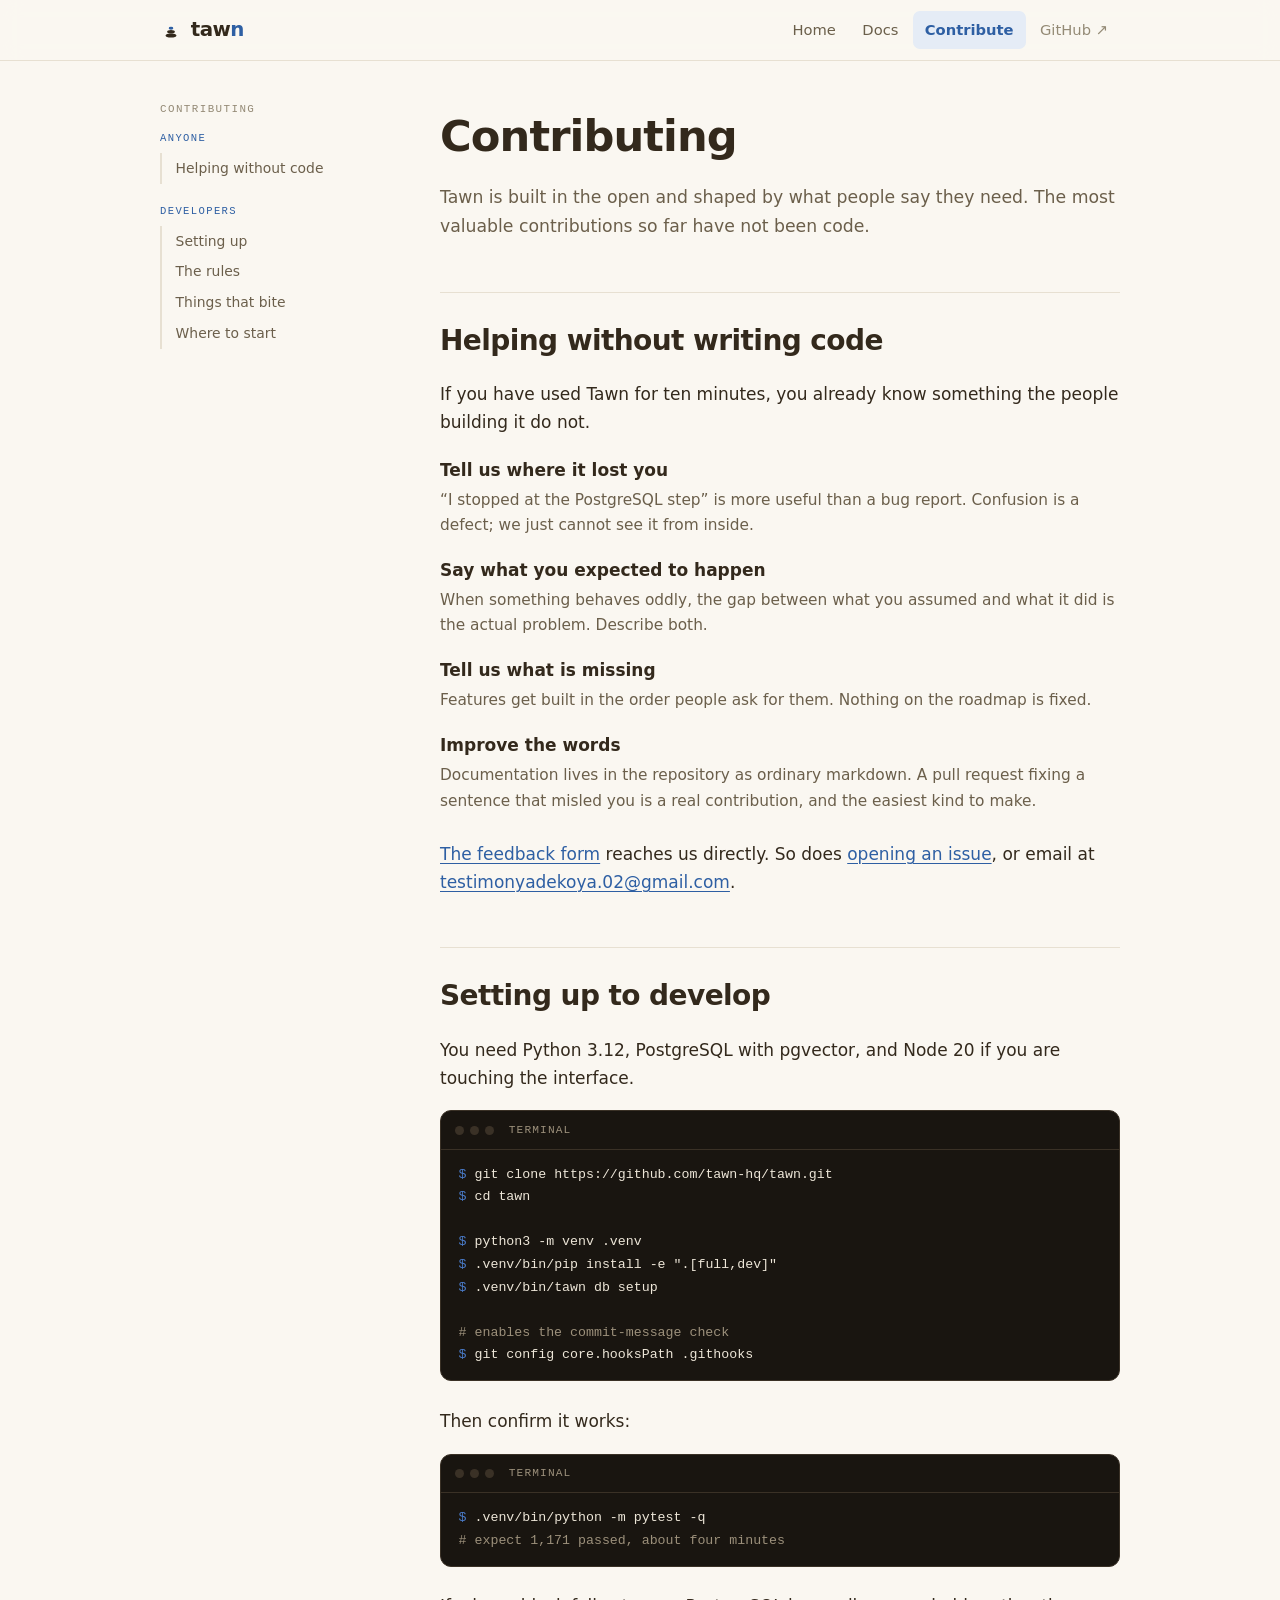
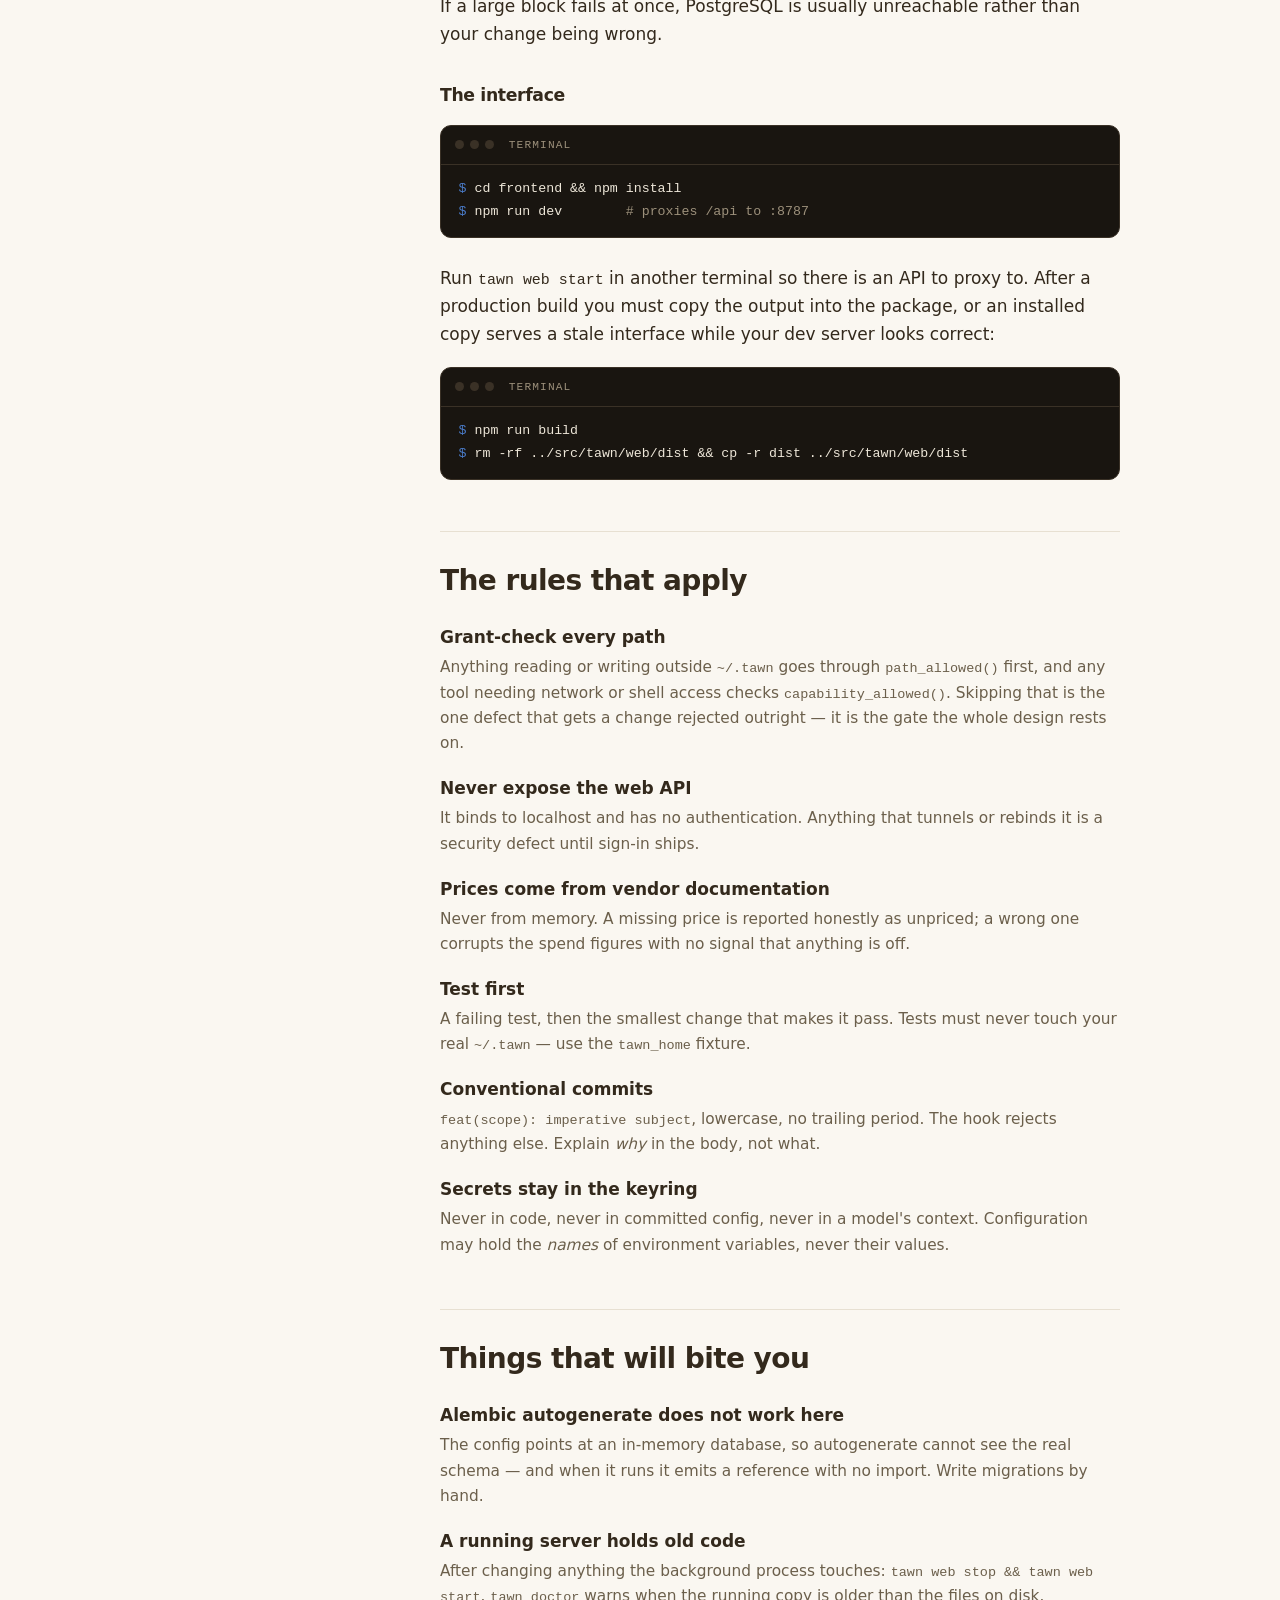
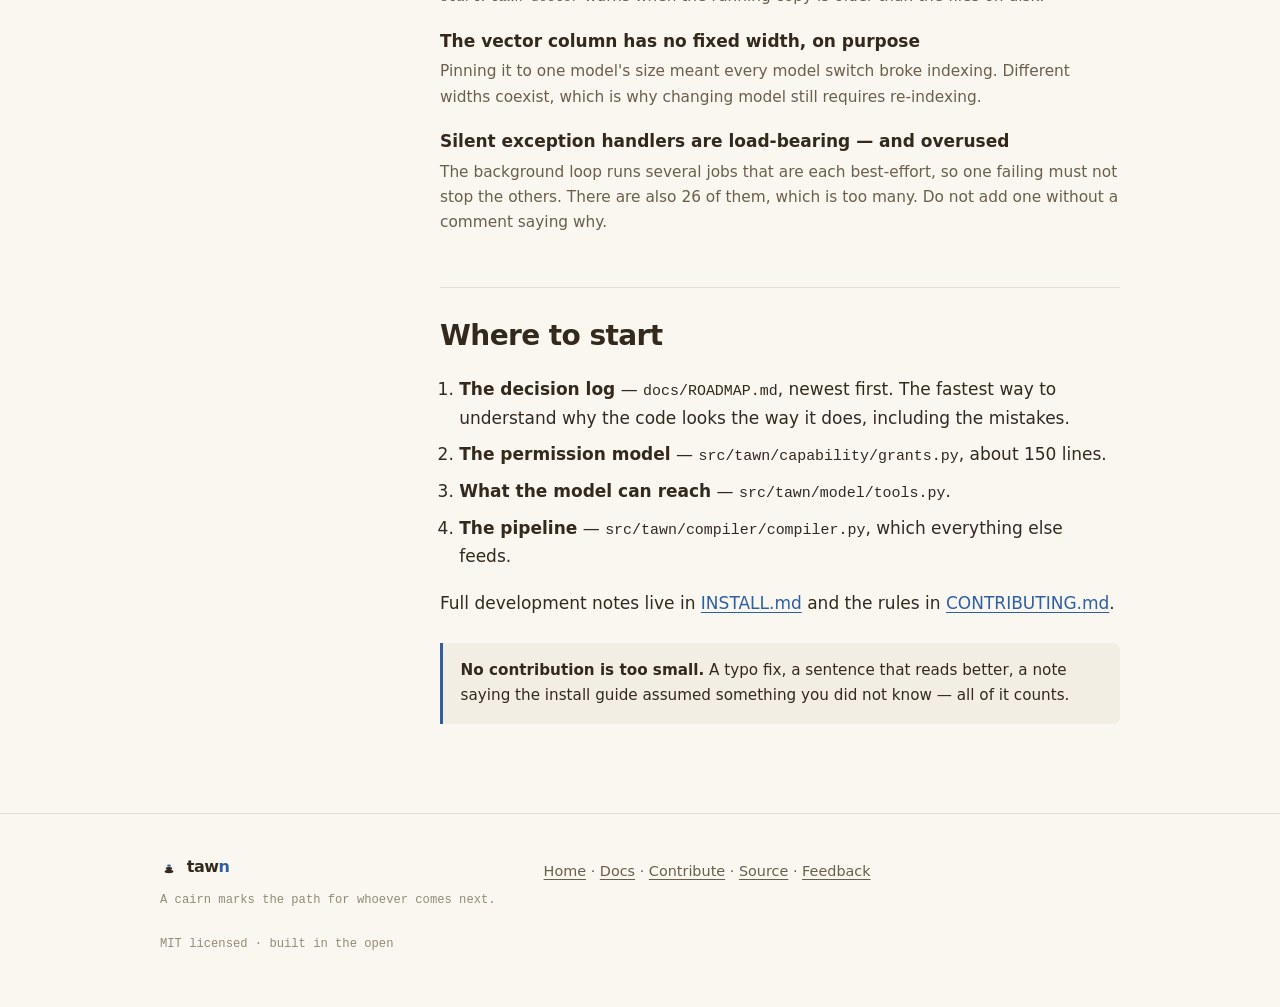
<file: contribute.html>
<!doctype html>
<html lang="en">
<head>
<meta charset="utf-8">
<meta name="viewport" content="width=device-width, initial-scale=1">
<title>contribute to tawn</title>

<meta name="description" content="How to help build Tawn. Most useful contributions are not code — telling us where it confused you counts. Plus the full development setup, the rules that apply, and where to start reading.">
<link rel="canonical" href="https://tawn-hq.github.io/PUBLIC/contribute.html">
<meta name="robots" content="index, follow, max-snippet:-1">

<meta property="og:type" content="article">
<meta property="og:site_name" content="Tawn">
<meta property="og:title" content="Contribute to Tawn">
<meta property="og:description" content="How to help — including the ways that are not code.">
<meta property="og:url" content="https://tawn-hq.github.io/PUBLIC/contribute.html">
<meta property="og:image" content="https://tawn-hq.github.io/PUBLIC/og.png">
<meta name="twitter:card" content="summary_large_image">

<link rel="icon" href="favicon.svg" type="image/svg+xml">
<link rel="apple-touch-icon" href="favicon.svg">
<meta name="theme-color" content="#FAF7F1" media="(prefers-color-scheme: light)">
<meta name="theme-color" content="#191510" media="(prefers-color-scheme: dark)">
<link rel="preconnect" href="https://api.fontshare.com" crossorigin>
<link rel="stylesheet" href="https://api.fontshare.com/v2/css?f[]=general-sans@600,700&f[]=jetbrains-mono@400&display=swap" media="print" onload="this.media='all'">
<noscript><link rel="stylesheet" href="https://api.fontshare.com/v2/css?f[]=general-sans@600,700&f[]=jetbrains-mono@400&display=swap"></noscript>
<link rel="stylesheet" href="styles.css">
</head>
<body>

<header class="masthead">
  <div class="wrap">
    <a class="brand" href="index.html" aria-label="Tawn — home">
      <svg class="mark" width="22" height="22" viewBox="0 0 256 256" aria-hidden="true">
        <ellipse cx="128" cy="192" rx="62" ry="24" fill="currentColor"/>
        <ellipse cx="128" cy="148" rx="45" ry="21" fill="currentColor"/>
        <ellipse cx="128" cy="108" rx="27" ry="17" fill="var(--lapis)"/>
      </svg>
      <span class="brand-word">taw<b>n</b></span>
    </a>
    <nav>
      <a class="nav-wide" href="index.html">Home</a>
      <a href="docs.html">Docs</a>
      <a href="contribute.html" aria-current="page">Contribute</a>
      <a href="https://github.com/tawn-hq/tawn">GitHub&nbsp;↗</a>
    </nav>
  </div>
</header>

<div class="docs-shell wrap">

<aside class="toc" aria-label="Contents">
  <p class="toc-title">Contributing</p>
  <nav>
    <p class="toc-part">Anyone</p>
    <ul>
      <li><a href="#nocode">Helping without code</a></li>
    </ul>
    <p class="toc-part">Developers</p>
    <ul>
      <li><a href="#setup">Setting up</a></li>
      <li><a href="#rules">The rules</a></li>
      <li><a href="#gotchas">Things that bite</a></li>
      <li><a href="#start">Where to start</a></li>
    </ul>
  </nav>
</aside>

<main class="doc">

<h1>Contributing</h1>
<p class="doc-lede">
  Tawn is built in the open and shaped by what people say they need. The most
  valuable contributions so far have not been code.
</p>

<!-- ─────────────────────────────────────────────────────────────────────── -->
<h2 id="nocode">Helping without writing code</h2>

<p>
  If you have used Tawn for ten minutes, you already know something the people
  building it do not.
</p>

<dl class="defs">
  <dt>Tell us where it lost you</dt>
  <dd>“I stopped at the PostgreSQL step” is more useful than a bug report. Confusion is a defect; we just cannot see it from inside.</dd>

  <dt>Say what you expected to happen</dt>
  <dd>When something behaves oddly, the gap between what you assumed and what it did is the actual problem. Describe both.</dd>

  <dt>Tell us what is missing</dt>
  <dd>Features get built in the order people ask for them. Nothing on the roadmap is fixed.</dd>

  <dt>Improve the words</dt>
  <dd>Documentation lives in the repository as ordinary markdown. A pull request fixing a sentence that misled you is a real contribution, and the easiest kind to make.</dd>
</dl>

<p>
  <a href="index.html#feedback">The feedback form</a> reaches us directly. So
  does <a href="https://github.com/tawn-hq/tawn/issues">opening an issue</a>, or
  email at
  <a href="mailto:testimonyadekoya.02@gmail.com">testimonyadekoya.02@gmail.com</a>.
</p>

<!-- ─────────────────────────────────────────────────────────────────────── -->
<h2 id="setup">Setting up to develop</h2>

<p>
  You need Python 3.12, PostgreSQL with pgvector, and Node 20 if you are
  touching the interface.
</p>

<div class="term">
  <div class="term-bar"><span class="tl"></span><span class="tl"></span><span class="tl"></span><span class="term-title">terminal</span></div>
  <div class="term-plain"><pre><code><span class="p">$</span> git clone https://github.com/tawn-hq/tawn.git
<span class="p">$</span> cd tawn

<span class="p">$</span> python3 -m venv .venv
<span class="p">$</span> .venv/bin/pip install -e ".[full,dev]"
<span class="p">$</span> .venv/bin/tawn db setup

<span class="c"># enables the commit-message check</span>
<span class="p">$</span> git config core.hooksPath .githooks</code></pre></div>
</div>

<p>Then confirm it works:</p>

<div class="term">
  <div class="term-bar"><span class="tl"></span><span class="tl"></span><span class="tl"></span><span class="term-title">terminal</span></div>
  <div class="term-plain"><pre><code><span class="p">$</span> .venv/bin/python -m pytest -q
<span class="c"># expect 1,171 passed, about four minutes</span></code></pre></div>
</div>

<p>
  If a large block fails at once, PostgreSQL is usually unreachable rather than
  your change being wrong.
</p>

<h3>The interface</h3>
<div class="term">
  <div class="term-bar"><span class="tl"></span><span class="tl"></span><span class="tl"></span><span class="term-title">terminal</span></div>
  <div class="term-plain"><pre><code><span class="p">$</span> cd frontend && npm install
<span class="p">$</span> npm run dev        <span class="c"># proxies /api to :8787</span></code></pre></div>
</div>
<p>
  Run <code>tawn web start</code> in another terminal so there is an API to
  proxy to. After a production build you must copy the output into the package,
  or an installed copy serves a stale interface while your dev server looks
  correct:
</p>
<div class="term">
  <div class="term-bar"><span class="tl"></span><span class="tl"></span><span class="tl"></span><span class="term-title">terminal</span></div>
  <div class="term-plain"><pre><code><span class="p">$</span> npm run build
<span class="p">$</span> rm -rf ../src/tawn/web/dist && cp -r dist ../src/tawn/web/dist</code></pre></div>
</div>

<!-- ─────────────────────────────────────────────────────────────────────── -->
<h2 id="rules">The rules that apply</h2>

<dl class="defs">
  <dt>Grant-check every path</dt>
  <dd>Anything reading or writing outside <code>~/.tawn</code> goes through <code>path_allowed()</code> first, and any tool needing network or shell access checks <code>capability_allowed()</code>. Skipping that is the one defect that gets a change rejected outright — it is the gate the whole design rests on.</dd>

  <dt>Never expose the web API</dt>
  <dd>It binds to localhost and has no authentication. Anything that tunnels or rebinds it is a security defect until sign-in ships.</dd>

  <dt>Prices come from vendor documentation</dt>
  <dd>Never from memory. A missing price is reported honestly as unpriced; a wrong one corrupts the spend figures with no signal that anything is off.</dd>

  <dt>Test first</dt>
  <dd>A failing test, then the smallest change that makes it pass. Tests must never touch your real <code>~/.tawn</code> — use the <code>tawn_home</code> fixture.</dd>

  <dt>Conventional commits</dt>
  <dd><code>feat(scope): imperative subject</code>, lowercase, no trailing period. The hook rejects anything else. Explain <em>why</em> in the body, not what.</dd>

  <dt>Secrets stay in the keyring</dt>
  <dd>Never in code, never in committed config, never in a model's context. Configuration may hold the <em>names</em> of environment variables, never their values.</dd>
</dl>

<!-- ─────────────────────────────────────────────────────────────────────── -->
<h2 id="gotchas">Things that will bite you</h2>

<dl class="defs">
  <dt>Alembic autogenerate does not work here</dt>
  <dd>The config points at an in-memory database, so autogenerate cannot see the real schema — and when it runs it emits a reference with no import. Write migrations by hand.</dd>

  <dt>A running server holds old code</dt>
  <dd>After changing anything the background process touches: <code>tawn web stop &amp;&amp; tawn web start</code>. <code>tawn doctor</code> warns when the running copy is older than the files on disk.</dd>

  <dt>The vector column has no fixed width, on purpose</dt>
  <dd>Pinning it to one model's size meant every model switch broke indexing. Different widths coexist, which is why changing model still requires re-indexing.</dd>

  <dt>Silent exception handlers are load-bearing — and overused</dt>
  <dd>The background loop runs several jobs that are each best-effort, so one failing must not stop the others. There are also 26 of them, which is too many. Do not add one without a comment saying why.</dd>
</dl>

<!-- ─────────────────────────────────────────────────────────────────────── -->
<h2 id="start">Where to start</h2>

<ol class="plain-ol">
  <li><strong>The decision log</strong> — <code>docs/ROADMAP.md</code>, newest first. The fastest way to understand why the code looks the way it does, including the mistakes.</li>
  <li><strong>The permission model</strong> — <code>src/tawn/capability/grants.py</code>, about 150 lines.</li>
  <li><strong>What the model can reach</strong> — <code>src/tawn/model/tools.py</code>.</li>
  <li><strong>The pipeline</strong> — <code>src/tawn/compiler/compiler.py</code>, which everything else feeds.</li>
</ol>

<p>
  Full development notes live in
  <a href="https://github.com/tawn-hq/tawn/blob/main/INSTALL.md">INSTALL.md</a>
  and the rules in
  <a href="https://github.com/tawn-hq/tawn/blob/main/CONTRIBUTING.md">CONTRIBUTING.md</a>.
</p>

<div class="callout">
  <strong>No contribution is too small.</strong> A typo fix, a sentence that
  reads better, a note saying the install guide assumed something you did not
  know — all of it counts.
</div>

</main>
</div>

<footer>
  <div class="wrap foot-grid">
    <div>
      <a class="brand" href="index.html" style="margin-bottom:.6rem" aria-label="Tawn — home">
        <svg class="mark" width="18" height="18" viewBox="0 0 256 256" aria-hidden="true">
          <ellipse cx="128" cy="192" rx="62" ry="24" fill="currentColor"/>
          <ellipse cx="128" cy="148" rx="45" ry="21" fill="currentColor"/>
          <ellipse cx="128" cy="108" rx="27" ry="17" fill="var(--lapis)"/>
        </svg>
        <span class="brand-word" style="font-size:1rem">taw<b>n</b></span>
      </a>
      <p class="foot-mono" style="margin:0">A cairn marks the path for whoever comes next.</p>
    </div>
    <div>
      <a href="index.html">Home</a> ·
      <a href="docs.html">Docs</a> ·
      <a href="contribute.html">Contribute</a> ·
      <a href="https://github.com/tawn-hq/tawn">Source</a> ·
      <a href="index.html#feedback">Feedback</a>
    </div>
    <div class="foot-mono">MIT licensed · built in the open</div>
  </div>
</footer>

</body>
</html>
</file>
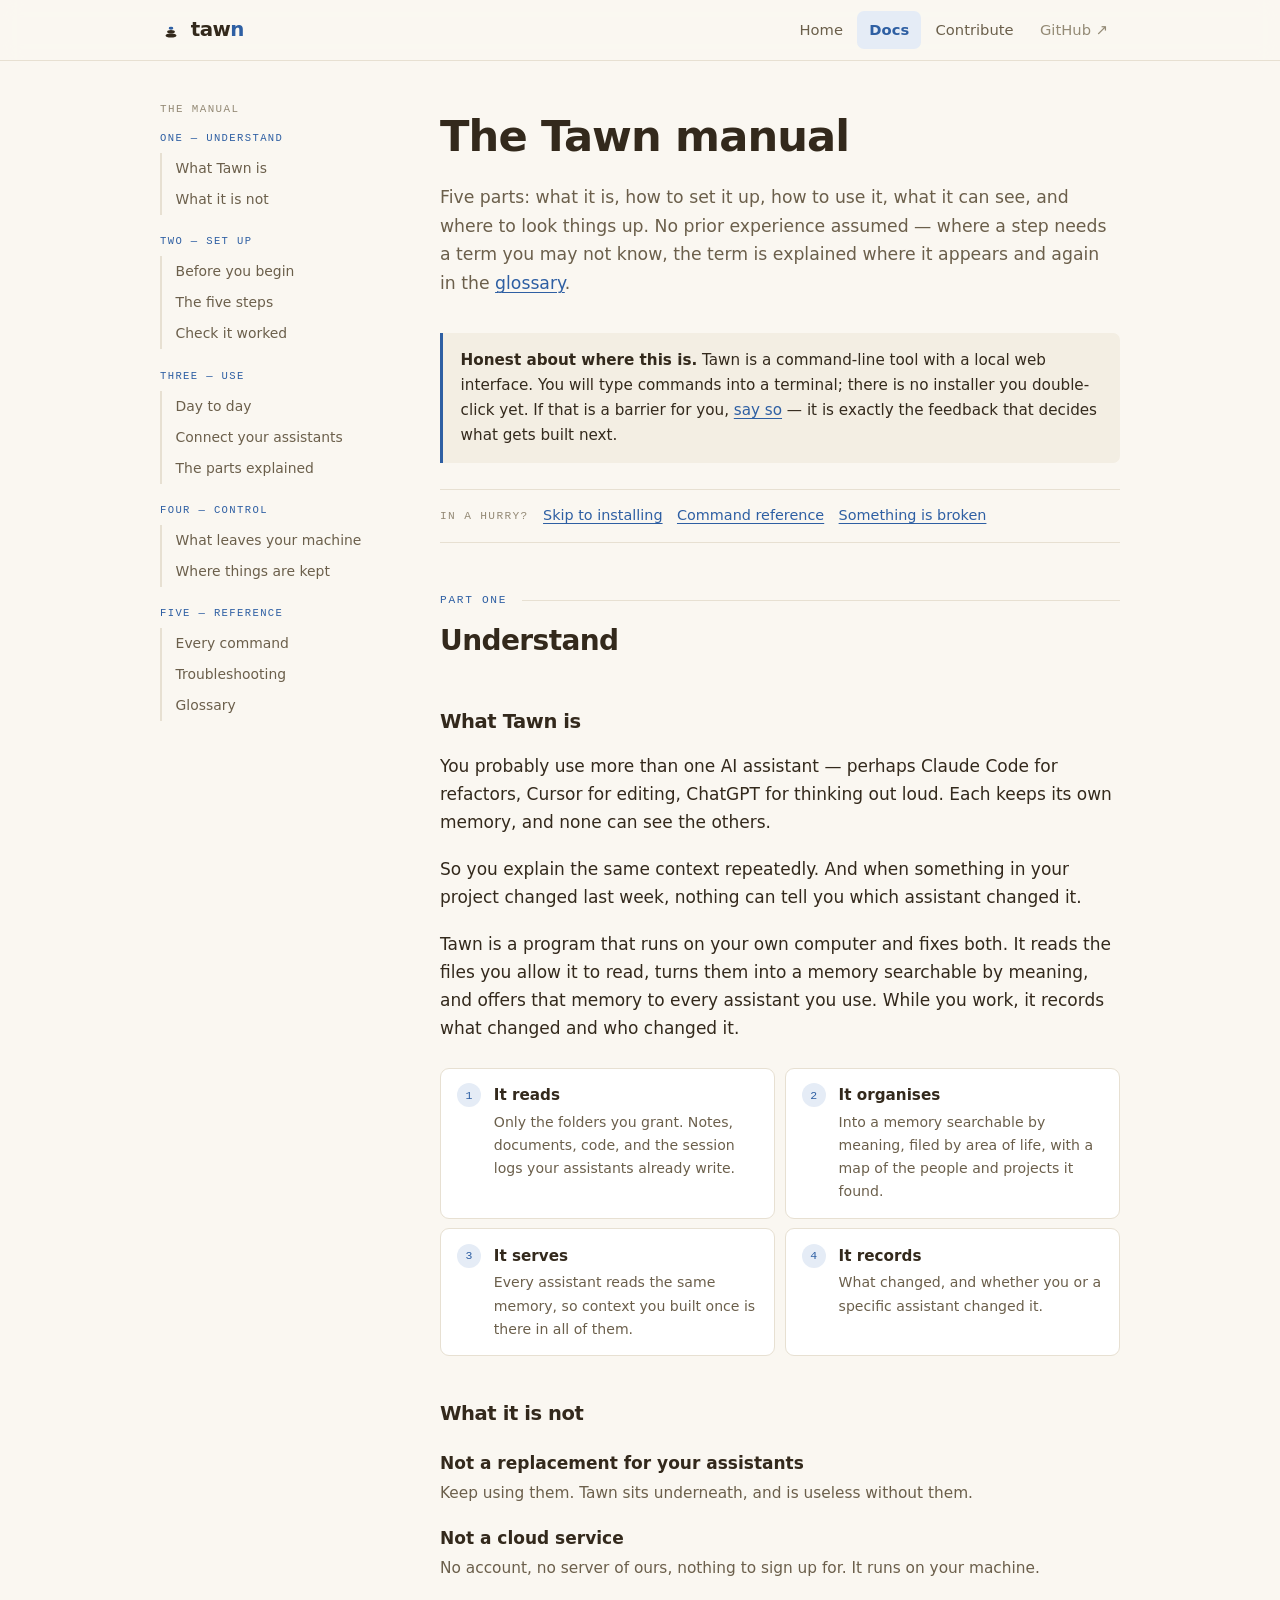
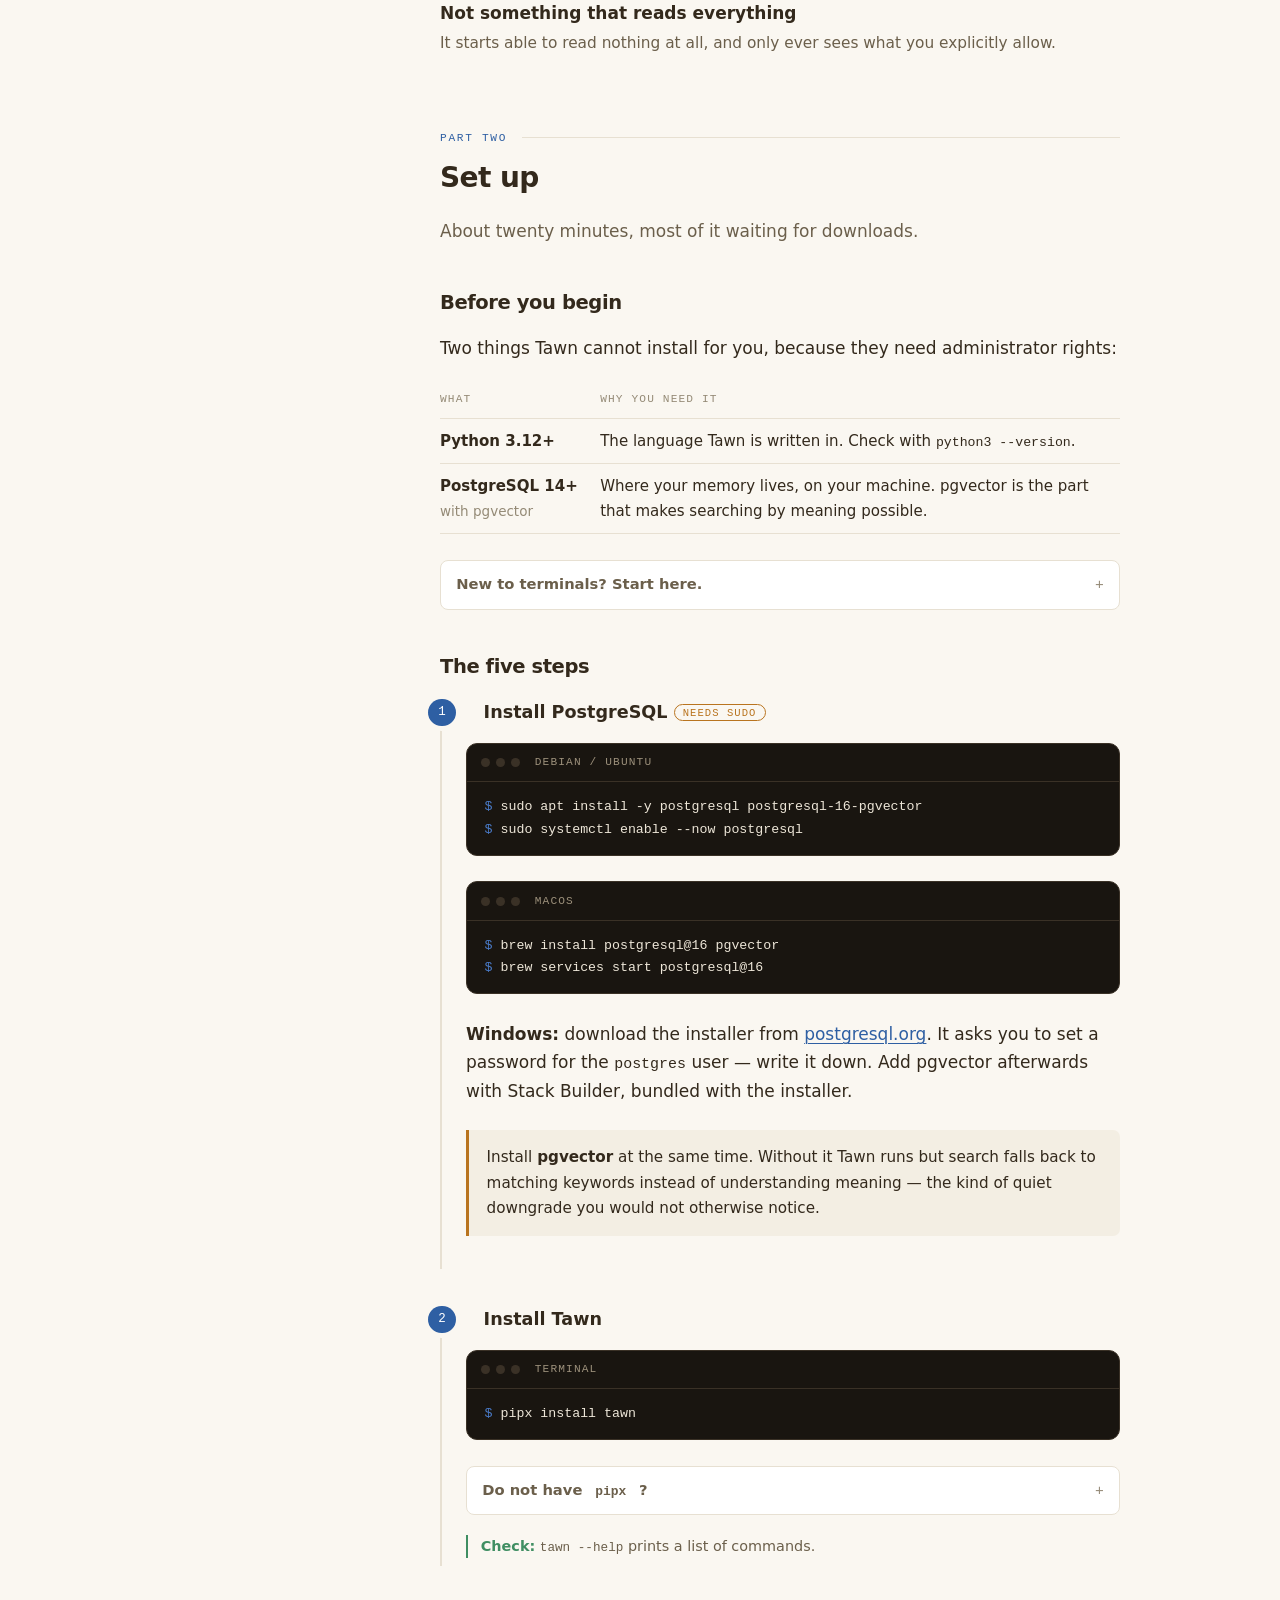
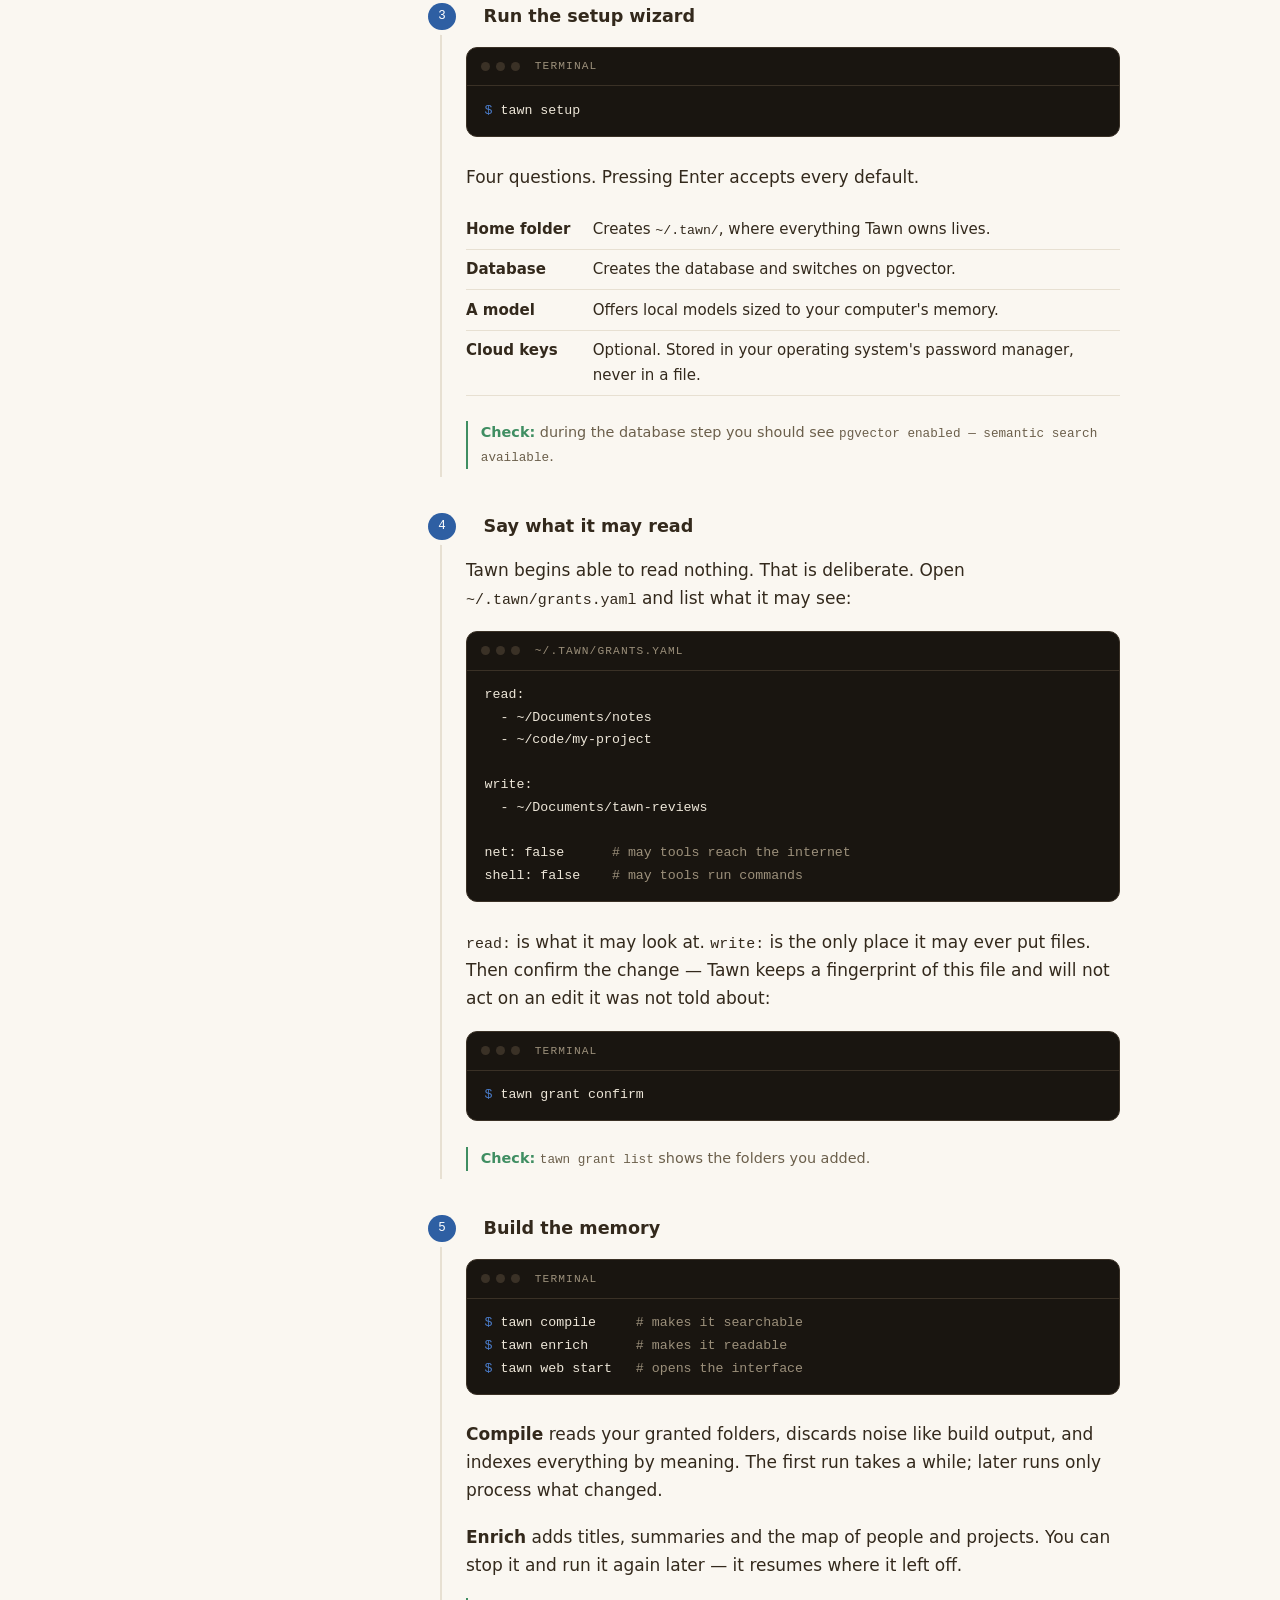
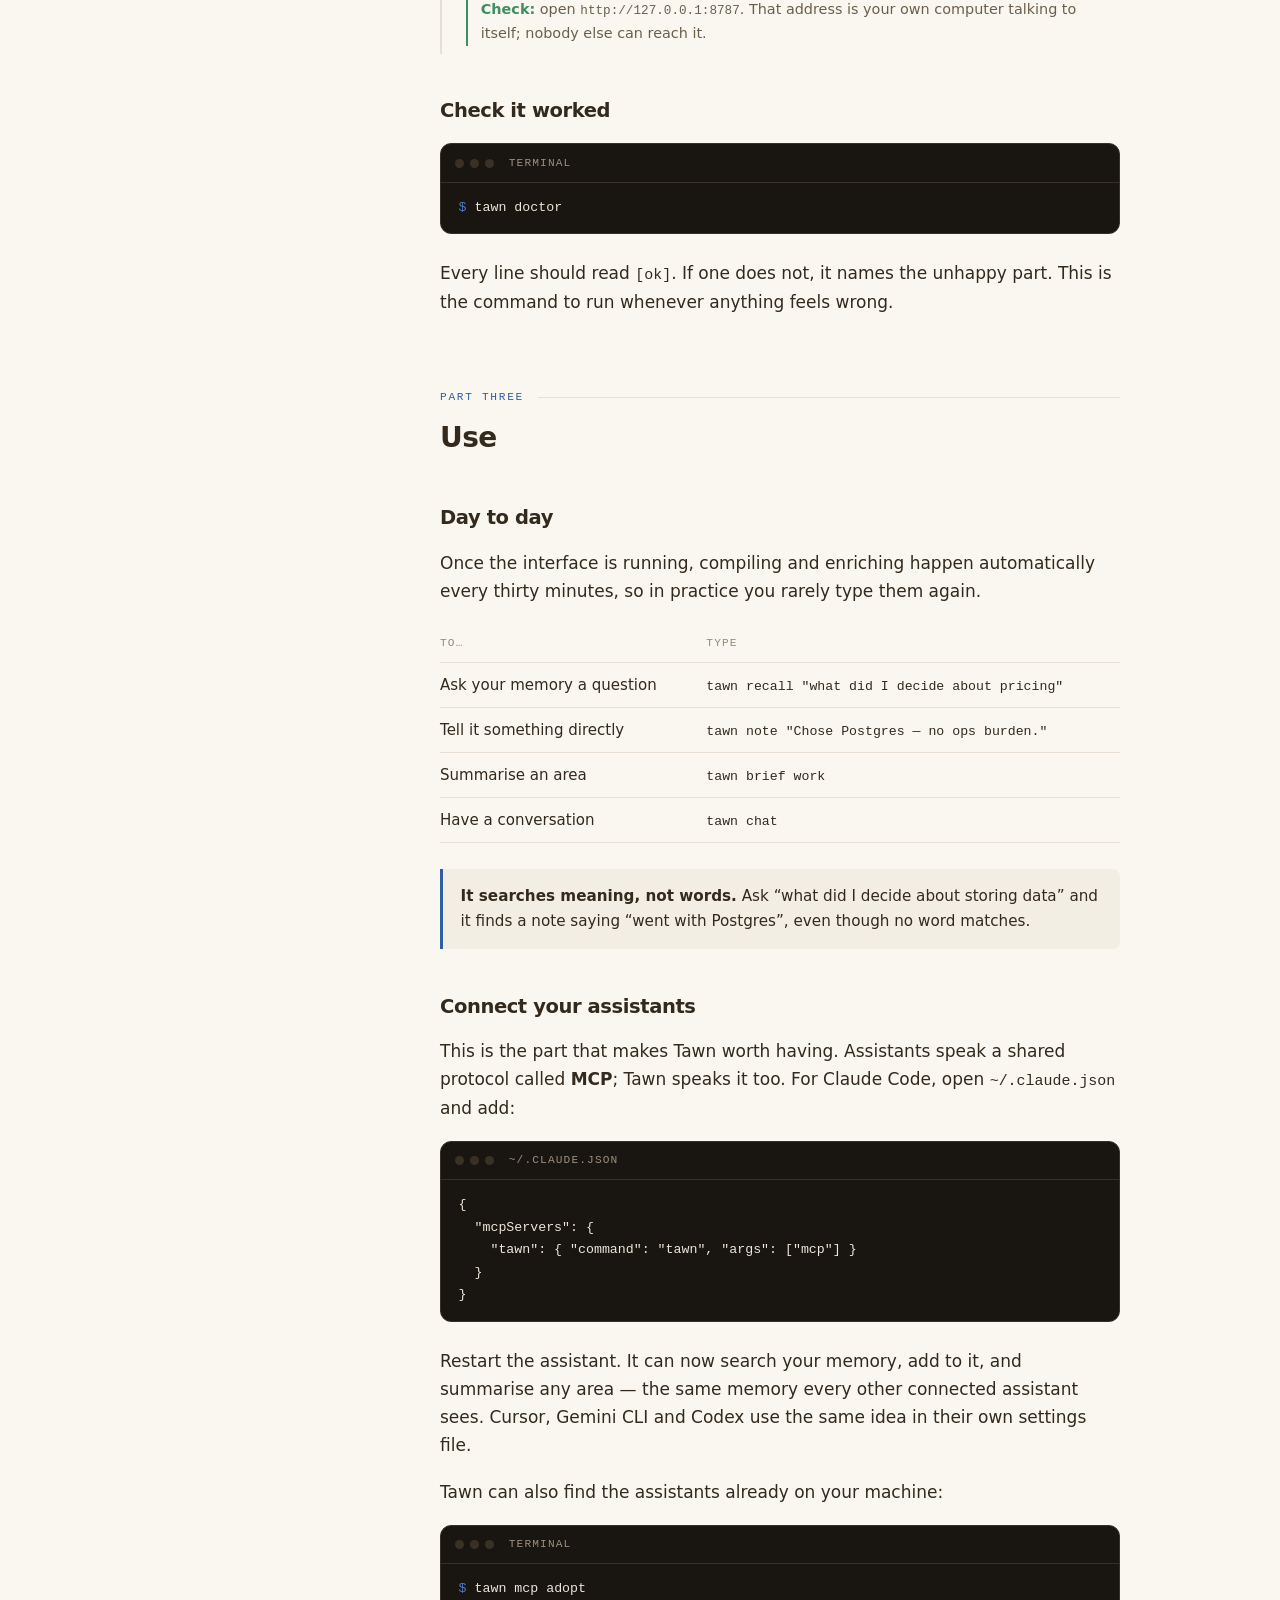
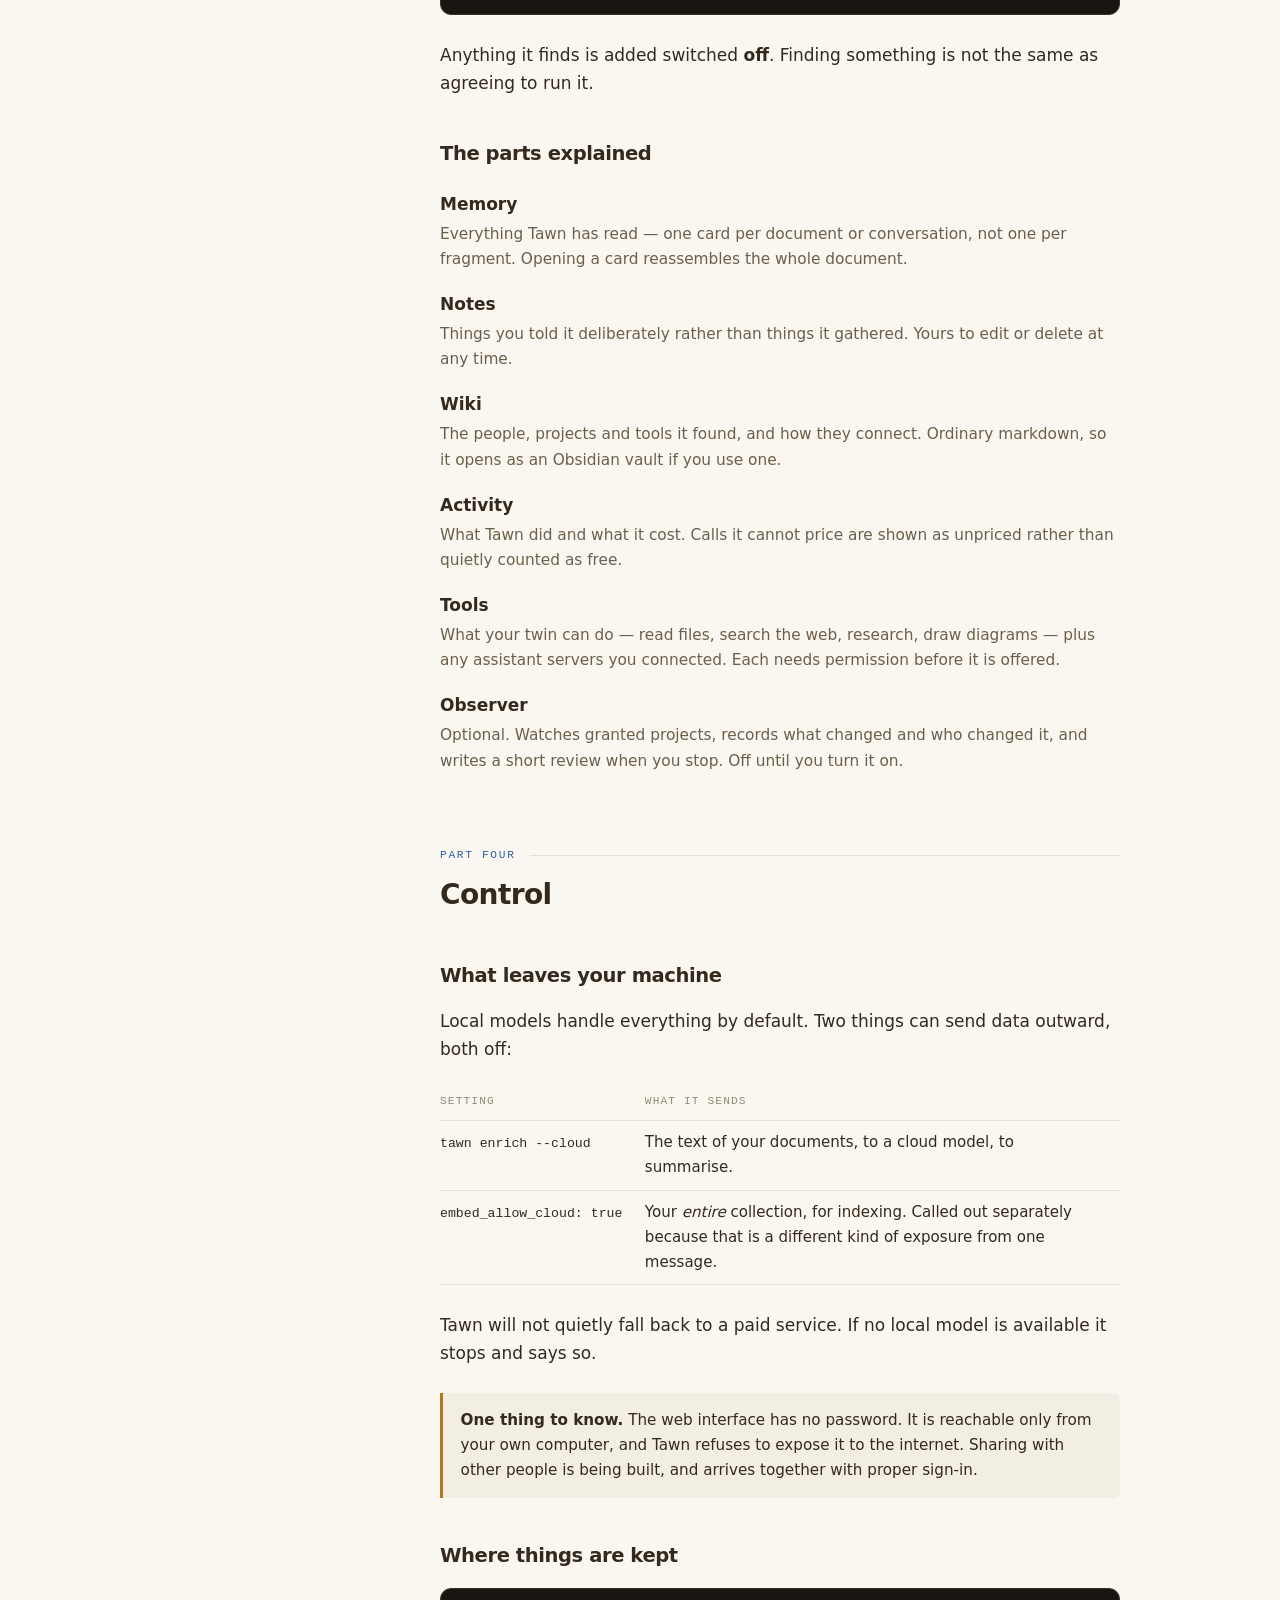
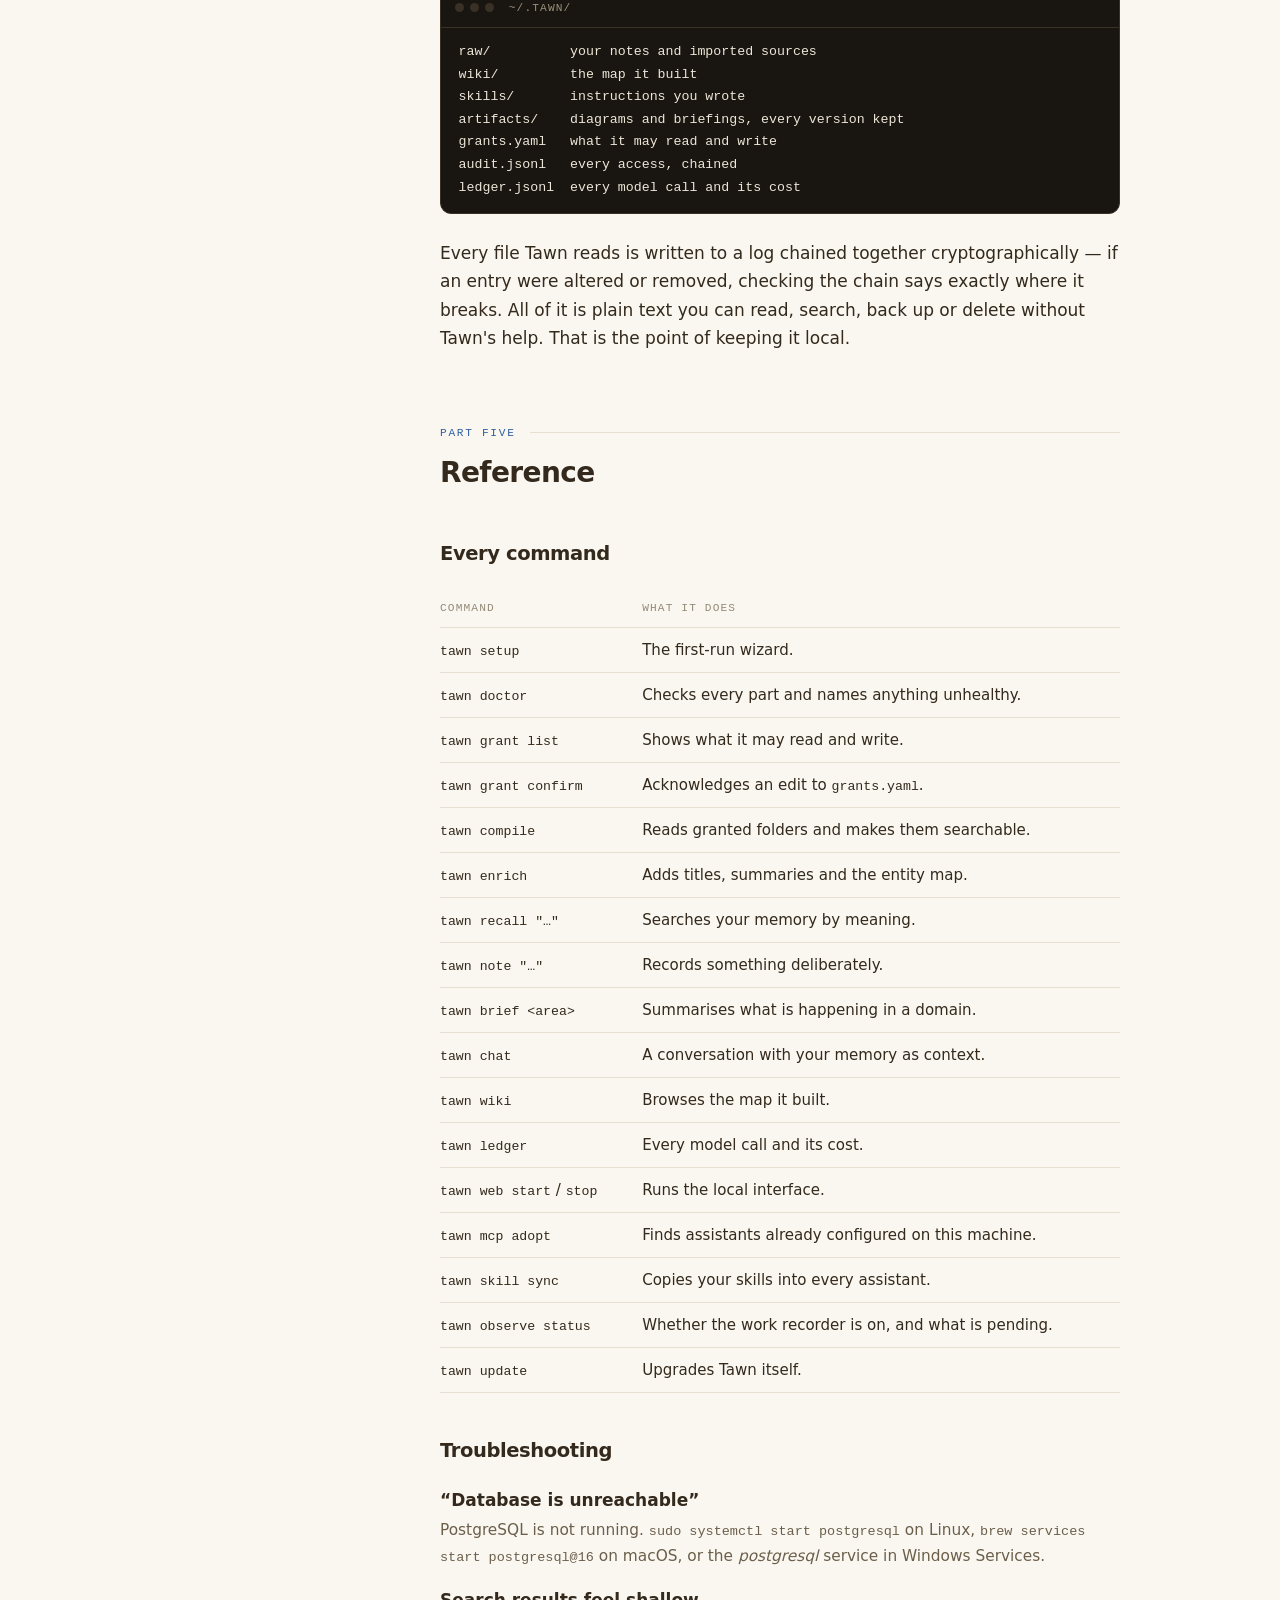
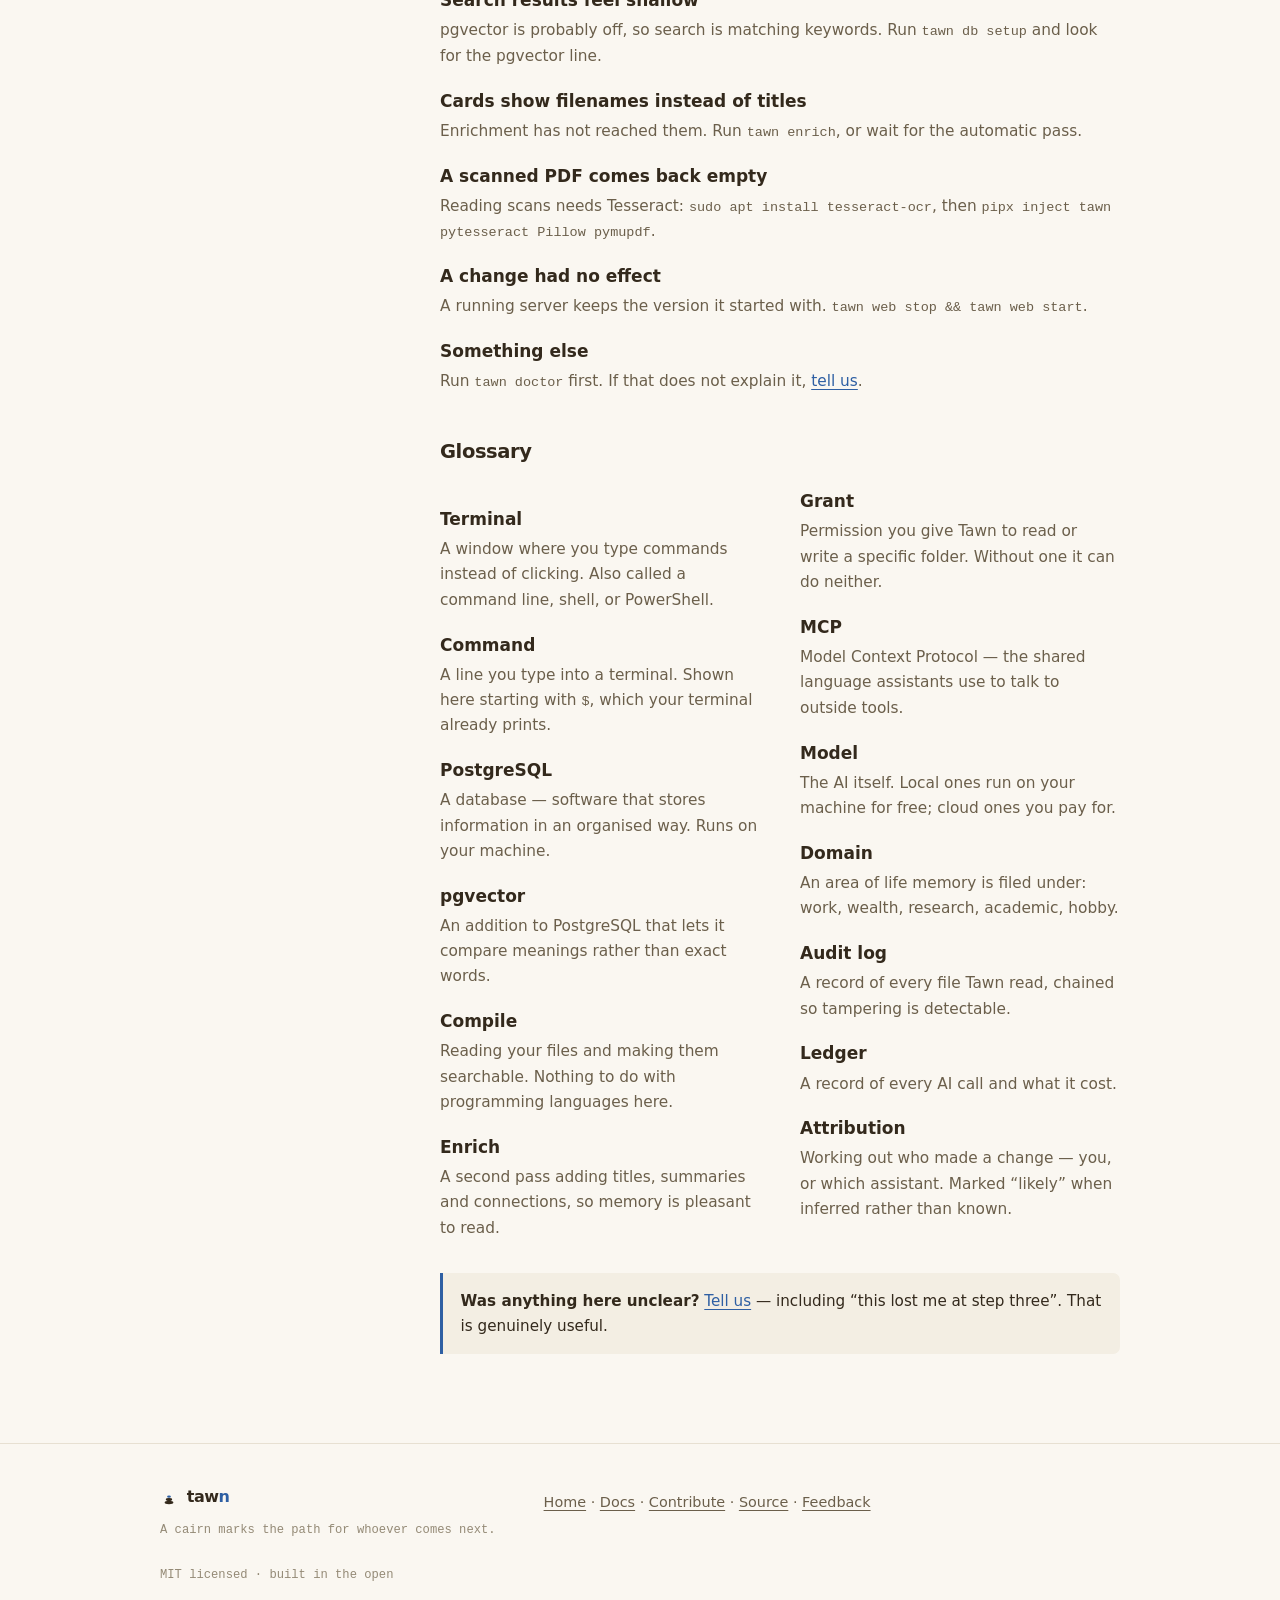
<file: docs.html>
<!doctype html>
<html lang="en">
<head>
<meta charset="utf-8">
<meta name="viewport" content="width=device-width, initial-scale=1">
<title>documentation — tawn</title>

<meta name="description" content="The Tawn manual, in five parts: understand what it is, set it up, use it, control what it can see, and look things up. Written for people who are not developers, with every term explained.">
<link rel="canonical" href="https://tawn-hq.github.io/PUBLIC/docs.html">
<meta name="robots" content="index, follow, max-snippet:-1">

<meta property="og:type" content="article">
<meta property="og:site_name" content="Tawn">
<meta property="og:title" content="Tawn documentation — from nothing to working">
<meta property="og:description" content="Install and use Tawn, explained in plain language. No prior experience assumed.">
<meta property="og:url" content="https://tawn-hq.github.io/PUBLIC/docs.html">
<meta property="og:image" content="https://tawn-hq.github.io/PUBLIC/og.png">
<meta name="twitter:card" content="summary_large_image">

<link rel="icon" href="favicon.svg" type="image/svg+xml">
<link rel="apple-touch-icon" href="favicon.svg">
<meta name="theme-color" content="#FAF7F1" media="(prefers-color-scheme: light)">
<meta name="theme-color" content="#191510" media="(prefers-color-scheme: dark)">
<link rel="preconnect" href="https://api.fontshare.com" crossorigin>
<link rel="stylesheet" href="https://api.fontshare.com/v2/css?f[]=general-sans@600,700&f[]=jetbrains-mono@400&display=swap" media="print" onload="this.media='all'">
<noscript><link rel="stylesheet" href="https://api.fontshare.com/v2/css?f[]=general-sans@600,700&f[]=jetbrains-mono@400&display=swap"></noscript>
<link rel="stylesheet" href="styles.css">

<script type="application/ld+json">
{
  "@context": "https://schema.org",
  "@graph": [
    {
      "@type": "TechArticle",
      "headline": "Tawn documentation — from nothing to working",
      "description": "The Tawn manual in five parts, written for people who are not developers.",
      "url": "https://tawn-hq.github.io/PUBLIC/docs.html",
      "inLanguage": "en",
      "proficiencyLevel": "Beginner",
      "about": { "@type": "SoftwareApplication", "name": "Tawn" }
    },
    {
      "@type": "HowTo",
      "name": "Install Tawn",
      "description": "Install Tawn and build your first memory.",
      "totalTime": "PT20M",
      "supply": [
        { "@type": "HowToSupply", "name": "Python 3.12 or newer" },
        { "@type": "HowToSupply", "name": "PostgreSQL 14+ with pgvector" }
      ],
      "step": [
        { "@type": "HowToStep", "name": "Install PostgreSQL", "text": "Install PostgreSQL and the pgvector extension using your system's package manager.", "url": "https://tawn-hq.github.io/PUBLIC/docs.html#s-postgres" },
        { "@type": "HowToStep", "name": "Install Tawn", "text": "Run pipx install tawn, which keeps Tawn isolated from other Python programs.", "url": "https://tawn-hq.github.io/PUBLIC/docs.html#s-tawn" },
        { "@type": "HowToStep", "name": "Run the setup wizard", "text": "Run tawn setup. It creates the home folder, the database, and picks a model.", "url": "https://tawn-hq.github.io/PUBLIC/docs.html#s-wizard" },
        { "@type": "HowToStep", "name": "Grant access", "text": "Edit grants.yaml to list the folders Tawn may read, then run tawn grant confirm.", "url": "https://tawn-hq.github.io/PUBLIC/docs.html#s-grant" },
        { "@type": "HowToStep", "name": "Build the memory", "text": "Run tawn compile, then tawn enrich.", "url": "https://tawn-hq.github.io/PUBLIC/docs.html#s-compile" }
      ]
    }
  ]
}
</script>
</head>
<body>

<header class="masthead">
  <div class="wrap">
    <a class="brand" href="index.html" aria-label="Tawn — home">
      <svg class="mark" width="22" height="22" viewBox="0 0 256 256" aria-hidden="true">
        <ellipse cx="128" cy="192" rx="62" ry="24" fill="currentColor"/>
        <ellipse cx="128" cy="148" rx="45" ry="21" fill="currentColor"/>
        <ellipse cx="128" cy="108" rx="27" ry="17" fill="var(--lapis)"/>
      </svg>
      <span class="brand-word">taw<b>n</b></span>
    </a>
    <nav>
      <a class="nav-wide" href="index.html">Home</a>
      <a href="docs.html" aria-current="page">Docs</a>
      <a class="nav-wide" href="contribute.html">Contribute</a>
      <a href="https://github.com/tawn-hq/tawn">GitHub&nbsp;↗</a>
    </nav>
  </div>
</header>

<div class="docs-shell wrap">

<aside class="toc" aria-label="Contents">
  <p class="toc-title">The manual</p>
  <nav>
    <p class="toc-part">One — Understand</p>
    <ul>
      <li><a href="#what">What Tawn is</a></li>
      <li><a href="#not">What it is not</a></li>
    </ul>
    <p class="toc-part">Two — Set up</p>
    <ul>
      <li><a href="#need">Before you begin</a></li>
      <li><a href="#walkthrough">The five steps</a></li>
      <li><a href="#verify">Check it worked</a></li>
    </ul>
    <p class="toc-part">Three — Use</p>
    <ul>
      <li><a href="#daily">Day to day</a></li>
      <li><a href="#agents">Connect your assistants</a></li>
      <li><a href="#parts">The parts explained</a></li>
    </ul>
    <p class="toc-part">Four — Control</p>
    <ul>
      <li><a href="#privacy">What leaves your machine</a></li>
      <li><a href="#storage">Where things are kept</a></li>
    </ul>
    <p class="toc-part">Five — Reference</p>
    <ul>
      <li><a href="#commands">Every command</a></li>
      <li><a href="#trouble">Troubleshooting</a></li>
      <li><a href="#glossary">Glossary</a></li>
    </ul>
  </nav>
</aside>

<main class="doc">

<h1>The Tawn manual</h1>
<p class="doc-lede">
  Five parts: what it is, how to set it up, how to use it, what it can see, and
  where to look things up. No prior experience assumed — where a step needs a
  term you may not know, the term is explained where it appears and again in
  the <a href="#glossary">glossary</a>.
</p>

<div class="callout">
  <strong>Honest about where this is.</strong> Tawn is a command-line tool with
  a local web interface. You will type commands into a terminal; there is no
  installer you double-click yet. If that is a barrier for you,
  <a href="index.html#feedback">say so</a> — it is exactly the feedback that
  decides what gets built next.
</div>

<div class="jump">
  <span class="jump-label">In a hurry?</span>
  <a href="#walkthrough">Skip to installing</a>
  <a href="#commands">Command reference</a>
  <a href="#trouble">Something is broken</a>
</div>

<!-- ══════════════════════════════════════════════════════════════════════ -->
<section class="part" id="part-one">
  <p class="part-mark"><span>Part one</span></p>
  <h2 class="part-title">Understand</h2>

  <h3 id="what">What Tawn is</h3>
  <p>
    You probably use more than one AI assistant — perhaps Claude Code for
    refactors, Cursor for editing, ChatGPT for thinking out loud. Each keeps
    its own memory, and none can see the others.
  </p>
  <p>
    So you explain the same context repeatedly. And when something in your
    project changed last week, nothing can tell you which assistant changed it.
  </p>
  <p>
    Tawn is a program that runs on your own computer and fixes both. It reads
    the files you allow it to read, turns them into a memory searchable by
    meaning, and offers that memory to every assistant you use. While you work,
    it records what changed and who changed it.
  </p>

  <div class="flow" role="list">
    <div class="flow-step" role="listitem">
      <span class="flow-n">1</span>
      <div><strong>It reads</strong><p>Only the folders you grant. Notes, documents, code, and the session logs your assistants already write.</p></div>
    </div>
    <div class="flow-step" role="listitem">
      <span class="flow-n">2</span>
      <div><strong>It organises</strong><p>Into a memory searchable by meaning, filed by area of life, with a map of the people and projects it found.</p></div>
    </div>
    <div class="flow-step" role="listitem">
      <span class="flow-n">3</span>
      <div><strong>It serves</strong><p>Every assistant reads the same memory, so context you built once is there in all of them.</p></div>
    </div>
    <div class="flow-step" role="listitem">
      <span class="flow-n">4</span>
      <div><strong>It records</strong><p>What changed, and whether you or a specific assistant changed it.</p></div>
    </div>
  </div>

  <h3 id="not">What it is not</h3>
  <dl class="defs">
    <dt>Not a replacement for your assistants</dt>
    <dd>Keep using them. Tawn sits underneath, and is useless without them.</dd>
    <dt>Not a cloud service</dt>
    <dd>No account, no server of ours, nothing to sign up for. It runs on your machine.</dd>
    <dt>Not something that reads everything</dt>
    <dd>It starts able to read nothing at all, and only ever sees what you explicitly allow.</dd>
  </dl>
</section>

<!-- ══════════════════════════════════════════════════════════════════════ -->
<section class="part" id="part-two">
  <p class="part-mark"><span>Part two</span></p>
  <h2 class="part-title">Set up</h2>
  <p class="part-lede">About twenty minutes, most of it waiting for downloads.</p>

  <h3 id="need">Before you begin</h3>
  <p>Two things Tawn cannot install for you, because they need administrator rights:</p>

  <table class="grid">
    <thead><tr><th>What</th><th>Why you need it</th></tr></thead>
    <tbody>
      <tr><td><strong>Python 3.12+</strong></td><td>The language Tawn is written in. Check with <code>python3 --version</code>.</td></tr>
      <tr><td><strong>PostgreSQL 14+</strong><br><span class="dim">with pgvector</span></td><td>Where your memory lives, on your machine. pgvector is the part that makes searching by meaning possible.</td></tr>
    </tbody>
  </table>

  <details class="aside">
    <summary>New to terminals? Start here.</summary>
    <p>
      A terminal is a window where you type commands instead of clicking.
    </p>
    <ul class="plain">
      <li><strong>Windows</strong> — press Start, type <em>PowerShell</em>, Enter.</li>
      <li><strong>macOS</strong> — press ⌘ Space, type <em>Terminal</em>, Enter.</li>
      <li><strong>Linux</strong> — Ctrl + Alt + T on most systems.</li>
    </ul>
    <p>
      Commands below start with <code>$</code>. That is the prompt your terminal
      already prints — type everything after it, not the <code>$</code> itself.
    </p>
  </details>

  <h3 id="walkthrough">The five steps</h3>

  <!-- step 1 -->
  <article class="stepblock" id="s-postgres">
    <header><span class="step-n">1</span><h4>Install PostgreSQL <span class="tagline">needs sudo</span></h4></header>
    <div class="term">
      <div class="term-bar"><span class="tl"></span><span class="tl"></span><span class="tl"></span><span class="term-title">Debian / Ubuntu</span></div>
      <div class="term-plain"><pre><code><span class="p">$</span> sudo apt install -y postgresql postgresql-16-pgvector
<span class="p">$</span> sudo systemctl enable --now postgresql</code></pre></div>
    </div>
    <div class="term">
      <div class="term-bar"><span class="tl"></span><span class="tl"></span><span class="tl"></span><span class="term-title">macOS</span></div>
      <div class="term-plain"><pre><code><span class="p">$</span> brew install postgresql@16 pgvector
<span class="p">$</span> brew services start postgresql@16</code></pre></div>
    </div>
    <p>
      <strong>Windows:</strong> download the installer from
      <a href="https://www.postgresql.org/download/windows/">postgresql.org</a>.
      It asks you to set a password for the <code>postgres</code> user — write
      it down. Add pgvector afterwards with Stack Builder, bundled with the
      installer.
    </p>
    <div class="callout warn">
      Install <strong>pgvector</strong> at the same time. Without it Tawn runs
      but search falls back to matching keywords instead of understanding
      meaning — the kind of quiet downgrade you would not otherwise notice.
    </div>
  </article>

  <!-- step 2 -->
  <article class="stepblock" id="s-tawn">
    <header><span class="step-n">2</span><h4>Install Tawn</h4></header>
    <div class="term">
      <div class="term-bar"><span class="tl"></span><span class="tl"></span><span class="tl"></span><span class="term-title">terminal</span></div>
      <div class="term-plain"><pre><code><span class="p">$</span> pipx install tawn</code></pre></div>
    </div>
    <details class="aside">
      <summary>Do not have <code>pipx</code>?</summary>
      <div class="term">
        <div class="term-bar"><span class="tl"></span><span class="tl"></span><span class="tl"></span><span class="term-title">terminal</span></div>
        <div class="term-plain"><pre><code><span class="c"># Debian / Ubuntu</span>
<span class="p">$</span> sudo apt install -y pipx && pipx ensurepath

<span class="c"># macOS</span>
<span class="p">$</span> brew install pipx && pipx ensurepath

<span class="c"># Windows (PowerShell)</span>
<span class="p">$</span> py -m pip install --user pipx
<span class="p">$</span> py -m pipx ensurepath</code></pre></div>
      </div>
      <p>Close the terminal and open a new one afterwards, so the change takes effect.</p>
    </details>
    <p class="check"><strong>Check:</strong> <code>tawn --help</code> prints a list of commands.</p>
  </article>

  <!-- step 3 -->
  <article class="stepblock" id="s-wizard">
    <header><span class="step-n">3</span><h4>Run the setup wizard</h4></header>
    <div class="term">
      <div class="term-bar"><span class="tl"></span><span class="tl"></span><span class="tl"></span><span class="term-title">terminal</span></div>
      <div class="term-plain"><pre><code><span class="p">$</span> tawn setup</code></pre></div>
    </div>
    <p>Four questions. Pressing Enter accepts every default.</p>
    <table class="grid tight">
      <tbody>
        <tr><td><strong>Home folder</strong></td><td>Creates <code>~/.tawn/</code>, where everything Tawn owns lives.</td></tr>
        <tr><td><strong>Database</strong></td><td>Creates the database and switches on pgvector.</td></tr>
        <tr><td><strong>A model</strong></td><td>Offers local models sized to your computer's memory.</td></tr>
        <tr><td><strong>Cloud keys</strong></td><td>Optional. Stored in your operating system's password manager, never in a file.</td></tr>
      </tbody>
    </table>
    <p class="check"><strong>Check:</strong> during the database step you should see <code>pgvector enabled — semantic search available</code>.</p>
  </article>

  <!-- step 4 -->
  <article class="stepblock" id="s-grant">
    <header><span class="step-n">4</span><h4>Say what it may read</h4></header>
    <p>
      Tawn begins able to read nothing. That is deliberate. Open
      <code>~/.tawn/grants.yaml</code> and list what it may see:
    </p>
    <div class="term">
      <div class="term-bar"><span class="tl"></span><span class="tl"></span><span class="tl"></span><span class="term-title">~/.tawn/grants.yaml</span></div>
      <div class="term-plain"><pre><code>read:
  - ~/Documents/notes
  - ~/code/my-project

write:
  - ~/Documents/tawn-reviews

net: false      <span class="c"># may tools reach the internet</span>
shell: false    <span class="c"># may tools run commands</span></code></pre></div>
    </div>
    <p>
      <code>read:</code> is what it may look at. <code>write:</code> is the only
      place it may ever put files. Then confirm the change — Tawn keeps a
      fingerprint of this file and will not act on an edit it was not told
      about:
    </p>
    <div class="term">
      <div class="term-bar"><span class="tl"></span><span class="tl"></span><span class="tl"></span><span class="term-title">terminal</span></div>
      <div class="term-plain"><pre><code><span class="p">$</span> tawn grant confirm</code></pre></div>
    </div>
    <p class="check"><strong>Check:</strong> <code>tawn grant list</code> shows the folders you added.</p>
  </article>

  <!-- step 5 -->
  <article class="stepblock" id="s-compile">
    <header><span class="step-n">5</span><h4>Build the memory</h4></header>
    <div class="term">
      <div class="term-bar"><span class="tl"></span><span class="tl"></span><span class="tl"></span><span class="term-title">terminal</span></div>
      <div class="term-plain"><pre><code><span class="p">$</span> tawn compile     <span class="c"># makes it searchable</span>
<span class="p">$</span> tawn enrich      <span class="c"># makes it readable</span>
<span class="p">$</span> tawn web start   <span class="c"># opens the interface</span></code></pre></div>
    </div>
    <p>
      <strong>Compile</strong> reads your granted folders, discards noise like
      build output, and indexes everything by meaning. The first run takes a
      while; later runs only process what changed.
    </p>
    <p>
      <strong>Enrich</strong> adds titles, summaries and the map of people and
      projects. You can stop it and run it again later — it resumes where it
      left off.
    </p>
    <p class="check"><strong>Check:</strong> open <code>http://127.0.0.1:8787</code>. That address is your own computer talking to itself; nobody else can reach it.</p>
  </article>

  <h3 id="verify">Check it worked</h3>
  <div class="term">
    <div class="term-bar"><span class="tl"></span><span class="tl"></span><span class="tl"></span><span class="term-title">terminal</span></div>
    <div class="term-plain"><pre><code><span class="p">$</span> tawn doctor</code></pre></div>
  </div>
  <p>
    Every line should read <code>[ok]</code>. If one does not, it names the
    unhappy part. This is the command to run whenever anything feels wrong.
  </p>
</section>

<!-- ══════════════════════════════════════════════════════════════════════ -->
<section class="part" id="part-three">
  <p class="part-mark"><span>Part three</span></p>
  <h2 class="part-title">Use</h2>

  <h3 id="daily">Day to day</h3>
  <p>
    Once the interface is running, compiling and enriching happen automatically
    every thirty minutes, so in practice you rarely type them again.
  </p>
  <table class="grid">
    <thead><tr><th>To…</th><th>Type</th></tr></thead>
    <tbody>
      <tr><td>Ask your memory a question</td><td><code>tawn recall "what did I decide about pricing"</code></td></tr>
      <tr><td>Tell it something directly</td><td><code>tawn note "Chose Postgres — no ops burden."</code></td></tr>
      <tr><td>Summarise an area</td><td><code>tawn brief work</code></td></tr>
      <tr><td>Have a conversation</td><td><code>tawn chat</code></td></tr>
    </tbody>
  </table>
  <div class="callout">
    <strong>It searches meaning, not words.</strong> Ask “what did I decide
    about storing data” and it finds a note saying “went with Postgres”, even
    though no word matches.
  </div>

  <h3 id="agents">Connect your assistants</h3>
  <p>
    This is the part that makes Tawn worth having. Assistants speak a shared
    protocol called <strong>MCP</strong>; Tawn speaks it too. For Claude Code,
    open <code>~/.claude.json</code> and add:
  </p>
  <div class="term">
    <div class="term-bar"><span class="tl"></span><span class="tl"></span><span class="tl"></span><span class="term-title">~/.claude.json</span></div>
    <div class="term-plain"><pre><code>{
  "mcpServers": {
    "tawn": { "command": "tawn", "args": ["mcp"] }
  }
}</code></pre></div>
  </div>
  <p>
    Restart the assistant. It can now search your memory, add to it, and
    summarise any area — the same memory every other connected assistant sees.
    Cursor, Gemini CLI and Codex use the same idea in their own settings file.
  </p>
  <p>Tawn can also find the assistants already on your machine:</p>
  <div class="term">
    <div class="term-bar"><span class="tl"></span><span class="tl"></span><span class="tl"></span><span class="term-title">terminal</span></div>
    <div class="term-plain"><pre><code><span class="p">$</span> tawn mcp adopt</code></pre></div>
  </div>
  <p>
    Anything it finds is added switched <strong>off</strong>. Finding something
    is not the same as agreeing to run it.
  </p>

  <h3 id="parts">The parts explained</h3>
  <dl class="defs">
    <dt>Memory</dt>
    <dd>Everything Tawn has read — one card per document or conversation, not one per fragment. Opening a card reassembles the whole document.</dd>
    <dt>Notes</dt>
    <dd>Things you told it deliberately rather than things it gathered. Yours to edit or delete at any time.</dd>
    <dt>Wiki</dt>
    <dd>The people, projects and tools it found, and how they connect. Ordinary markdown, so it opens as an Obsidian vault if you use one.</dd>
    <dt>Activity</dt>
    <dd>What Tawn did and what it cost. Calls it cannot price are shown as unpriced rather than quietly counted as free.</dd>
    <dt>Tools</dt>
    <dd>What your twin can do — read files, search the web, research, draw diagrams — plus any assistant servers you connected. Each needs permission before it is offered.</dd>
    <dt>Observer</dt>
    <dd>Optional. Watches granted projects, records what changed and who changed it, and writes a short review when you stop. Off until you turn it on.</dd>
  </dl>
</section>

<!-- ══════════════════════════════════════════════════════════════════════ -->
<section class="part" id="part-four">
  <p class="part-mark"><span>Part four</span></p>
  <h2 class="part-title">Control</h2>

  <h3 id="privacy">What leaves your machine</h3>
  <p>Local models handle everything by default. Two things can send data outward, both off:</p>
  <table class="grid">
    <thead><tr><th>Setting</th><th>What it sends</th></tr></thead>
    <tbody>
      <tr><td><code>tawn enrich --cloud</code></td><td>The text of your documents, to a cloud model, to summarise.</td></tr>
      <tr><td><code>embed_allow_cloud: true</code></td><td>Your <em>entire</em> collection, for indexing. Called out separately because that is a different kind of exposure from one message.</td></tr>
    </tbody>
  </table>
  <p>
    Tawn will not quietly fall back to a paid service. If no local model is
    available it stops and says so.
  </p>
  <div class="callout warn">
    <strong>One thing to know.</strong> The web interface has no password. It is
    reachable only from your own computer, and Tawn refuses to expose it to the
    internet. Sharing with other people is being built, and arrives together
    with proper sign-in.
  </div>

  <h3 id="storage">Where things are kept</h3>
  <div class="term">
    <div class="term-bar"><span class="tl"></span><span class="tl"></span><span class="tl"></span><span class="term-title">~/.tawn/</span></div>
    <div class="term-plain"><pre><code>raw/          your notes and imported sources
wiki/         the map it built
skills/       instructions you wrote
artifacts/    diagrams and briefings, every version kept
grants.yaml   what it may read and write
audit.jsonl   every access, chained
ledger.jsonl  every model call and its cost</code></pre></div>
  </div>
  <p>
    Every file Tawn reads is written to a log chained together
    cryptographically — if an entry were altered or removed, checking the chain
    says exactly where it breaks. All of it is plain text you can read, search,
    back up or delete without Tawn's help. That is the point of keeping it
    local.
  </p>
</section>

<!-- ══════════════════════════════════════════════════════════════════════ -->
<section class="part" id="part-five">
  <p class="part-mark"><span>Part five</span></p>
  <h2 class="part-title">Reference</h2>

  <h3 id="commands">Every command</h3>
  <table class="grid">
    <thead><tr><th>Command</th><th>What it does</th></tr></thead>
    <tbody>
      <tr><td><code>tawn setup</code></td><td>The first-run wizard.</td></tr>
      <tr><td><code>tawn doctor</code></td><td>Checks every part and names anything unhealthy.</td></tr>
      <tr><td><code>tawn grant list</code></td><td>Shows what it may read and write.</td></tr>
      <tr><td><code>tawn grant confirm</code></td><td>Acknowledges an edit to <code>grants.yaml</code>.</td></tr>
      <tr><td><code>tawn compile</code></td><td>Reads granted folders and makes them searchable.</td></tr>
      <tr><td><code>tawn enrich</code></td><td>Adds titles, summaries and the entity map.</td></tr>
      <tr><td><code>tawn recall "…"</code></td><td>Searches your memory by meaning.</td></tr>
      <tr><td><code>tawn note "…"</code></td><td>Records something deliberately.</td></tr>
      <tr><td><code>tawn brief &lt;area&gt;</code></td><td>Summarises what is happening in a domain.</td></tr>
      <tr><td><code>tawn chat</code></td><td>A conversation with your memory as context.</td></tr>
      <tr><td><code>tawn wiki</code></td><td>Browses the map it built.</td></tr>
      <tr><td><code>tawn ledger</code></td><td>Every model call and its cost.</td></tr>
      <tr><td><code>tawn web start</code> / <code>stop</code></td><td>Runs the local interface.</td></tr>
      <tr><td><code>tawn mcp adopt</code></td><td>Finds assistants already configured on this machine.</td></tr>
      <tr><td><code>tawn skill sync</code></td><td>Copies your skills into every assistant.</td></tr>
      <tr><td><code>tawn observe status</code></td><td>Whether the work recorder is on, and what is pending.</td></tr>
      <tr><td><code>tawn update</code></td><td>Upgrades Tawn itself.</td></tr>
    </tbody>
  </table>

  <h3 id="trouble">Troubleshooting</h3>
  <dl class="defs">
    <dt>“Database is unreachable”</dt>
    <dd>PostgreSQL is not running. <code>sudo systemctl start postgresql</code> on Linux, <code>brew services start postgresql@16</code> on macOS, or the <em>postgresql</em> service in Windows Services.</dd>
    <dt>Search results feel shallow</dt>
    <dd>pgvector is probably off, so search is matching keywords. Run <code>tawn db setup</code> and look for the pgvector line.</dd>
    <dt>Cards show filenames instead of titles</dt>
    <dd>Enrichment has not reached them. Run <code>tawn enrich</code>, or wait for the automatic pass.</dd>
    <dt>A scanned PDF comes back empty</dt>
    <dd>Reading scans needs Tesseract: <code>sudo apt install tesseract-ocr</code>, then <code>pipx inject tawn pytesseract Pillow pymupdf</code>.</dd>
    <dt>A change had no effect</dt>
    <dd>A running server keeps the version it started with. <code>tawn web stop &amp;&amp; tawn web start</code>.</dd>
    <dt>Something else</dt>
    <dd>Run <code>tawn doctor</code> first. If that does not explain it, <a href="index.html#feedback">tell us</a>.</dd>
  </dl>

  <h3 id="glossary">Glossary</h3>
  <dl class="defs cols">
    <dt>Terminal</dt><dd>A window where you type commands instead of clicking. Also called a command line, shell, or PowerShell.</dd>
    <dt>Command</dt><dd>A line you type into a terminal. Shown here starting with <code>$</code>, which your terminal already prints.</dd>
    <dt>PostgreSQL</dt><dd>A database — software that stores information in an organised way. Runs on your machine.</dd>
    <dt>pgvector</dt><dd>An addition to PostgreSQL that lets it compare meanings rather than exact words.</dd>
    <dt>Compile</dt><dd>Reading your files and making them searchable. Nothing to do with programming languages here.</dd>
    <dt>Enrich</dt><dd>A second pass adding titles, summaries and connections, so memory is pleasant to read.</dd>
    <dt>Grant</dt><dd>Permission you give Tawn to read or write a specific folder. Without one it can do neither.</dd>
    <dt>MCP</dt><dd>Model Context Protocol — the shared language assistants use to talk to outside tools.</dd>
    <dt>Model</dt><dd>The AI itself. Local ones run on your machine for free; cloud ones you pay for.</dd>
    <dt>Domain</dt><dd>An area of life memory is filed under: work, wealth, research, academic, hobby.</dd>
    <dt>Audit log</dt><dd>A record of every file Tawn read, chained so tampering is detectable.</dd>
    <dt>Ledger</dt><dd>A record of every AI call and what it cost.</dd>
    <dt>Attribution</dt><dd>Working out who made a change — you, or which assistant. Marked “likely” when inferred rather than known.</dd>
  </dl>
</section>

<div class="callout">
  <strong>Was anything here unclear?</strong>
  <a href="index.html#feedback">Tell us</a> — including “this lost me at step
  three”. That is genuinely useful.
</div>

</main>
</div>

<footer>
  <div class="wrap foot-grid">
    <div>
      <a class="brand" href="index.html" style="margin-bottom:.6rem" aria-label="Tawn — home">
        <svg class="mark" width="18" height="18" viewBox="0 0 256 256" aria-hidden="true">
          <ellipse cx="128" cy="192" rx="62" ry="24" fill="currentColor"/>
          <ellipse cx="128" cy="148" rx="45" ry="21" fill="currentColor"/>
          <ellipse cx="128" cy="108" rx="27" ry="17" fill="var(--lapis)"/>
        </svg>
        <span class="brand-word" style="font-size:1rem">taw<b>n</b></span>
      </a>
      <p class="foot-mono" style="margin:0">A cairn marks the path for whoever comes next.</p>
    </div>
    <div>
      <a href="index.html">Home</a> ·
      <a href="docs.html">Docs</a> ·
      <a href="contribute.html">Contribute</a> ·
      <a href="https://github.com/tawn-hq/tawn">Source</a> ·
      <a href="index.html#feedback">Feedback</a>
    </div>
    <div class="foot-mono">MIT licensed · built in the open</div>
  </div>
</footer>

</body>
</html>
</file>
<file: styles.css>
/* Tawn — public site
 *
 * Palette and mark come from the product's own design tokens: Sandstone &
 * Lapis, the CAIRN mark. The story behind them is the story of the product —
 * humanity's first permanent records were marks on sandstone written in lapis,
 * and a cairn is what one traveller leaves so the next can find the path.
 *
 * Lapis is scarce by rule here, exactly as it is in the app: the capstone, the
 * primary action, the focused thing. Never decoration, never a status colour.
 */

:root {
  /* ground — warm mineral neutrals */
  --bg: #FAF7F1;
  --surface: #FFFFFF;
  --raised: #F3EEE3;
  --line: #E7E0D2;
  --line-strong: #D5CCB8;

  /* ink */
  --ink: #33291C;
  --ink-2: #6B5F4B;
  --ink-3: #948A76;

  /* the one accent */
  --lapis: #2E5FA3;
  --lapis-bright: #4A7BC8;
  --lapis-deep: #234A80;
  --lapis-soft: #E5ECF6;

  /* night — used once, for the ledger */
  --night: #191510;
  --night-raised: #241E16;
  --night-line: #3A3126;
  --night-text: #EDE6D8;
  --night-text-2: #9C907B;

  /* domains — tags only, never flood */
  --work: #9C5B33;
  --wealth: #3F8E62;
  --research: #8A63D2;
  --academic: #C2536B;

  --good: #3F8E62;
  --warn: #B9741F;

  --display: "General Sans", "Segoe UI Variable Display", ui-sans-serif, system-ui, sans-serif;
  --body: "Instrument Sans", "Segoe UI", ui-sans-serif, system-ui, sans-serif;
  --mono: "JetBrains Mono", ui-monospace, "Cascadia Code", "SF Mono", Menlo, monospace;

  --measure: 34rem;
  --gutter: clamp(1.25rem, 5vw, 4rem);
  --rule: 1px solid var(--line);
}

*, *::before, *::after { box-sizing: border-box; }

html { -webkit-text-size-adjust: 100%; scroll-behavior: smooth; }
@media (prefers-reduced-motion: reduce) {
  html { scroll-behavior: auto; }
  *, *::before, *::after { animation-duration: 0.01ms !important; transition-duration: 0.01ms !important; }
}

body {
  margin: 0;
  background: var(--bg);
  color: var(--ink);
  font-family: var(--body);
  font-size: 17px;
  line-height: 1.65;
  -webkit-font-smoothing: antialiased;
}

h1, h2, h3 { font-family: var(--display); font-weight: 620; letter-spacing: -0.021em; text-wrap: balance; margin: 0; }
p { margin: 0 0 1.1em; max-width: var(--measure); }
a { color: var(--lapis); text-decoration-thickness: 1px; text-underline-offset: 3px; }
a:hover { color: var(--lapis-deep); }
code, kbd { font-family: var(--mono); font-size: 0.88em; }

:focus-visible {
  outline: 2px solid var(--lapis);
  outline-offset: 3px;
  border-radius: 3px;
}

.wrap { max-width: 68rem; margin: 0 auto; padding-inline: var(--gutter); }

/* ── the marker rail ───────────────────────────────────────────────────────
   Sections are marked by a cairn that gains a stone each time. The mark is
   the product's own, and accumulation is literally what the product does —
   so the device carries meaning rather than ornament. Numbered eyebrows
   would have said "these are steps", which they are not.                    */

.eyebrow {
  display: flex;
  align-items: center;
  gap: 0.7rem;
  font-family: var(--mono);
  font-size: 0.72rem;
  letter-spacing: 0.13em;
  text-transform: uppercase;
  color: var(--ink-3);
  margin-bottom: 1.1rem;
}
.eyebrow svg { flex: none; }

/* ── header ─────────────────────────────────────────────────────────────── */

.masthead {
  position: sticky; top: 0; z-index: 50;
  background: color-mix(in srgb, var(--bg) 88%, transparent);
  backdrop-filter: blur(10px);
  border-bottom: var(--rule);
}
.masthead > .wrap {
  display: flex; align-items: center; gap: 1.5rem;
  height: 60px;
}
.brand { display: inline-flex; align-items: center; gap: 0.55rem; text-decoration: none; color: var(--ink); }
.brand .mark { flex: none; }
.brand-word {
  font-family: var(--display); font-weight: 700; font-size: 1.24rem;
  letter-spacing: -0.03em; color: var(--ink);
}
.brand-word b { color: var(--lapis); font-weight: 700; }
.masthead nav {
  margin-left: auto;
  display: flex; align-items: center; gap: 0.15rem;
}
.masthead nav a {
  font-size: 0.92rem; color: var(--ink-2); text-decoration: none;
  padding: 0.42rem 0.75rem; border-radius: 7px;
  white-space: nowrap;
  transition: background 0.14s, color 0.14s;
}
.masthead nav a:hover { color: var(--ink); background: var(--raised); }
/* The page you are on should be obvious without reading the URL. */
.masthead nav a[aria-current="page"] {
  color: var(--lapis); font-weight: 600; background: var(--lapis-soft);
}
.masthead nav a[href^="http"] { color: var(--ink-3); }
.masthead nav a[href^="http"]:hover { color: var(--ink); }

/* Below 44rem the anchor links are dropped rather than crammed: on a phone
   the page is short enough to scroll, and a hamburger for four links is
   more machinery than the problem deserves. Docs and GitHub always stay. */
@media (max-width: 44rem) {
  .nav-wide { display: none; }
  .masthead nav a { padding: 0.42rem 0.6rem; font-size: 0.88rem; }
  .masthead > .wrap { gap: 0.75rem; }
}

/* ── buttons ────────────────────────────────────────────────────────────── */

.btn {
  display: inline-flex; align-items: center; gap: 0.5rem;
  font-family: var(--body); font-size: 0.95rem; font-weight: 560;
  padding: 0.62rem 1.15rem; border-radius: 7px;
  text-decoration: none; cursor: pointer; border: 1px solid transparent;
  transition: background 0.16s, border-color 0.16s, color 0.16s;
}
.btn-primary { background: var(--lapis); color: #fff; }
.btn-primary:hover { background: var(--lapis-deep); color: #fff; }
.btn-ghost { border-color: var(--line-strong); color: var(--ink); background: var(--surface); }
.btn-ghost:hover { border-color: var(--ink-3); color: var(--ink); }

/* ── hero ───────────────────────────────────────────────────────────────── */

.hero { padding: clamp(3.5rem, 9vw, 6.5rem) 0 clamp(2.5rem, 6vw, 4rem); }
.hero h1 {
  font-size: clamp(2.3rem, 6.2vw, 4rem);
  line-height: 1.04;
  margin-bottom: 1.3rem;
  max-width: 20ch;
}
.hero h1 em { font-style: normal; color: var(--lapis); }
.hero .lede { font-size: clamp(1.06rem, 1.9vw, 1.22rem); color: var(--ink-2); max-width: 48ch; }
.hero-actions { display: flex; flex-wrap: wrap; gap: 0.7rem; margin-top: 1.9rem; align-items: center; }
.hero-note { font-family: var(--mono); font-size: 0.78rem; color: var(--ink-3); }

/* ── the ledger: the one dark object on the page ────────────────────────── */

.ledger {
  margin-top: clamp(2.5rem, 6vw, 3.75rem);
  background: var(--night);
  border-radius: 12px;
  border: 1px solid var(--night-line);
  overflow: hidden;
  box-shadow: 0 24px 60px -28px rgba(25, 21, 16, 0.55);
}
.ledger-bar {
  display: flex; align-items: center; gap: 0.7rem;
  padding: 0.7rem 1.1rem;
  border-bottom: 1px solid var(--night-line);
  font-family: var(--mono); font-size: 0.74rem; color: var(--night-text-2);
}
.ledger-bar .dot { width: 7px; height: 7px; border-radius: 50%; background: var(--good); flex: none; }
.ledger-body { padding: 0.55rem 0 0.9rem; overflow-x: auto; }
.ledger table { width: 100%; border-collapse: collapse; font-family: var(--mono); font-size: 0.79rem; min-width: 34rem; }
.ledger td { padding: 0.42rem 1.1rem; color: var(--night-text); white-space: nowrap; }
.ledger tr + tr td { border-top: 1px solid color-mix(in srgb, var(--night-line) 55%, transparent); }
.ledger .t { color: var(--night-text-2); }
.ledger .num { color: var(--night-text-2); font-variant-numeric: tabular-nums; }
.ledger .add { color: var(--good); }
.ledger .del { color: #C2536B; }
.who { display: inline-flex; align-items: center; gap: 0.4rem; }
.who .pip { width: 6px; height: 6px; border-radius: 2px; flex: none; }
.who.agent .pip { background: var(--lapis-bright); }
.who.you   .pip { background: var(--night-text-2); }
.who.maybe .pip { background: var(--warn); }
.who.maybe { color: var(--night-text-2); font-style: italic; }
.ledger-foot {
  padding: 0.75rem 1.1rem; border-top: 1px solid var(--night-line);
  font-family: var(--mono); font-size: 0.73rem; color: var(--night-text-2);
  display: flex; flex-wrap: wrap; gap: 0.4rem 1.2rem;
}
.ledger-caption {
  font-family: var(--mono); font-size: 0.76rem; color: var(--ink-3);
  margin-top: 0.85rem; max-width: 60ch;
}

/* ── sections ───────────────────────────────────────────────────────────── */

.band { padding: clamp(3.25rem, 8vw, 5.5rem) 0; border-top: var(--rule); }
.band h2 { font-size: clamp(1.65rem, 3.4vw, 2.3rem); line-height: 1.14; margin-bottom: 1rem; max-width: 22ch; }
.band .sub { color: var(--ink-2); max-width: 52ch; }

.split { display: grid; gap: clamp(1.75rem, 4vw, 3.5rem); }
@media (min-width: 56rem) { .split { grid-template-columns: 1fr 1fr; align-items: start; } }

/* the problem: agents side by side, each sealed */
.silos { display: grid; gap: 0.7rem; grid-template-columns: repeat(auto-fit, minmax(11rem, 1fr)); }
.silo {
  border: 1px dashed var(--line-strong);
  border-radius: 9px;
  padding: 0.95rem 1rem;
  background: var(--surface);
}
.silo h3 { font-size: 0.94rem; font-weight: 600; margin-bottom: 0.3rem; }
.silo p { font-size: 0.85rem; color: var(--ink-3); margin: 0; font-family: var(--mono); }

/* what it does — a plain list, no cards */
.rows { border-top: var(--rule); margin-top: 1.5rem; }
.row { display: grid; gap: 0.3rem 1.5rem; padding: 1.25rem 0; border-bottom: var(--rule); }
@media (min-width: 46rem) { .row { grid-template-columns: 13rem 1fr; } }
.row h3 { font-size: 1rem; font-weight: 620; }
.row p { margin: 0; color: var(--ink-2); font-size: 0.95rem; }
.row code { background: var(--raised); padding: 0.1em 0.4em; border-radius: 4px; }

/* domains */
.tags { display: flex; flex-wrap: wrap; gap: 0.45rem; margin-top: 1.2rem; }
.tag {
  font-family: var(--mono); font-size: 0.76rem;
  padding: 0.24rem 0.6rem; border-radius: 999px;
  border: 1px solid currentColor;
}
.tag.work { color: var(--work); }
.tag.wealth { color: var(--wealth); }
.tag.research { color: var(--research); }
.tag.academic { color: var(--academic); }
.tag.hobby { color: var(--ink-3); }

/* install */
/* The install block is a real terminal, so it is built from <pre> — a <div>
   collapses whitespace and turned four commands into one run-on line. The
   steps are numbered because installing genuinely is a sequence: each one
   depends on the last. */
.term {
  background: var(--night);
  color: var(--night-text);
  border-radius: 11px;
  border: 1px solid var(--night-line);
  overflow: hidden;
}
.term-bar {
  display: flex; align-items: center; gap: 0.4rem;
  padding: 0.6rem 0.85rem;
  border-bottom: 1px solid var(--night-line);
}
.term-bar .tl { width: 9px; height: 9px; border-radius: 50%; background: var(--night-line); flex: none; }
.term-title {
  margin-left: 0.5rem; font-family: var(--mono);
  font-size: 0.7rem; letter-spacing: 0.1em; text-transform: uppercase;
  color: var(--night-text-2);
}

.steps { list-style: none; counter-reset: step; margin: 0; padding: 0.4rem 0 0.9rem; }
.steps li {
  counter-increment: step;
  position: relative;
  padding: 0.8rem 1.1rem 0.8rem 2.9rem;
}
.steps li + li { border-top: 1px solid color-mix(in srgb, var(--night-line) 55%, transparent); }
.steps li::before {
  content: counter(step);
  position: absolute; left: 1.05rem; top: 0.95rem;
  width: 1.25rem; height: 1.25rem; border-radius: 50%;
  display: grid; place-items: center;
  font-family: var(--mono); font-size: 0.68rem;
  color: var(--night); background: var(--lapis-bright);
}
.step-label {
  display: block; font-family: var(--body); font-size: 0.86rem;
  color: var(--night-text-2); margin-bottom: 0.45rem;
}
.step-note {
  display: block; font-family: var(--body); font-size: 0.78rem;
  color: var(--night-text-2); margin-top: 0.4rem; opacity: 0.8;
}
.term pre {
  margin: 0;
  font-family: var(--mono); font-size: 0.83rem; line-height: 1.7;
  white-space: pre; overflow-x: auto;
  color: var(--night-text);
}
.term code { font-size: inherit; color: inherit; background: none; padding: 0; }
.step-label code {
  font-size: 0.85em; color: var(--night-text);
  background: color-mix(in srgb, var(--night-line) 60%, transparent);
  padding: 0.08em 0.32em; border-radius: 3px;
}
.term .p { color: var(--lapis-bright); user-select: none; }

/* faq */
details {
  border-bottom: var(--rule);
  padding: 1.05rem 0;
}
details summary {
  cursor: pointer; font-weight: 600; font-family: var(--display);
  font-size: 1.02rem; list-style: none; display: flex; gap: 0.8rem; align-items: baseline;
}
details summary::-webkit-details-marker { display: none; }
details summary::after {
  content: "+"; margin-left: auto; color: var(--ink-3);
  font-family: var(--mono); font-weight: 400;
}
details[open] summary::after { content: "–"; }
details p { margin: 0.7rem 0 0; color: var(--ink-2); font-size: 0.96rem; }

/* feedback */
.feedback { background: var(--raised); border-top: var(--rule); }
.form { display: grid; gap: 0.85rem; max-width: 34rem; margin-top: 1.5rem; }
.form label { display: grid; gap: 0.35rem; font-size: 0.88rem; font-weight: 560; }
.form input, .form textarea, .form select {
  font: inherit; font-size: 0.95rem;
  padding: 0.6rem 0.75rem;
  border: 1px solid var(--line-strong); border-radius: 7px;
  background: var(--surface); color: var(--ink);
  width: 100%;
}
.form textarea { min-height: 8rem; resize: vertical; }
.form-note { font-size: 0.83rem; color: var(--ink-3); max-width: 44ch; }

/* footer */
footer { border-top: var(--rule); padding: 2.5rem 0 3.5rem; font-size: 0.9rem; color: var(--ink-2); }
.foot-grid { display: flex; flex-wrap: wrap; gap: 1.5rem 3rem; align-items: baseline; }
footer a { color: var(--ink-2); }
footer a:hover { color: var(--lapis); }
.foot-mono { font-family: var(--mono); font-size: 0.76rem; color: var(--ink-3); }

/* ── dark mode ──────────────────────────────────────────────────────────── */

@media (prefers-color-scheme: dark) {
  :root {
    --bg: #191510;
    --surface: #201A13;
    --raised: #241E16;
    --line: #3A3126;
    --line-strong: #4C4235;
    --ink: #EDE6D8;
    --ink-2: #B7AB95;
    --ink-3: #8B806C;
    --lapis: #6E97D6;
    --lapis-bright: #6E97D6;
    --lapis-deep: #8FB0E2;
    --lapis-soft: #1C2536;
  }
  .ledger { box-shadow: 0 24px 60px -30px rgba(0, 0, 0, 0.8); }
  .silo { background: var(--surface); }
  .btn-primary { color: #12100C; }
  .btn-primary:hover { color: #12100C; }
}

/* ── documentation pages ──────────────────────────────────────────────────
   A sidebar of contents beside a single reading column. Long-form technical
   writing needs a visible map more than a landing page does — the reader
   arrives looking for one specific thing, not to be walked through.        */

.docs-shell { display: block; padding-top: 2.5rem; padding-bottom: 4rem; }
@media (min-width: 62rem) {
  .docs-shell { display: grid; grid-template-columns: 14rem 1fr; gap: 3.5rem; align-items: start; }
}

.toc { display: none; }
@media (min-width: 62rem) {
  .toc { display: block; position: sticky; top: 5rem; }
}
.toc-title {
  font-family: var(--mono); font-size: 0.68rem; letter-spacing: 0.13em;
  text-transform: uppercase; color: var(--ink-3); margin: 0 0 0.7rem;
}


.doc { min-width: 0; max-width: 44rem; }
.doc h1 { font-size: clamp(2rem, 4.6vw, 2.7rem); margin-bottom: 0.7rem; }
.doc-lede { font-size: 1.08rem; color: var(--ink-2); max-width: 46ch; margin-bottom: 2.2rem; }
.doc h2 {
  font-size: clamp(1.4rem, 2.8vw, 1.75rem);
  margin: 3.2rem 0 1rem; padding-top: 1.6rem;
  border-top: var(--rule);
  scroll-margin-top: 5rem;
}
.doc h3 { font-size: 1.08rem; margin: 2rem 0 0.7rem; }
.doc p { max-width: 46rem; }

.tagline {
  font-family: var(--mono); font-size: 0.66rem; font-weight: 400;
  letter-spacing: 0.1em; text-transform: uppercase;
  color: var(--warn); border: 1px solid currentColor;
  border-radius: 999px; padding: 0.1rem 0.5rem; vertical-align: 0.18em;
}

ul.plain, ol.plain-ol { max-width: 46rem; padding-left: 1.2rem; margin: 0 0 1.2rem; }
ul.plain li, ol.plain-ol li { margin-bottom: 0.5rem; }

.grid { width: 100%; border-collapse: collapse; margin: 1.2rem 0 1.6rem; font-size: 0.94rem; }
.grid th, .grid td { text-align: left; padding: 0.6rem 0.9rem 0.6rem 0; border-bottom: var(--rule); vertical-align: top; }
.grid th {
  font-family: var(--mono); font-size: 0.7rem; letter-spacing: 0.1em;
  text-transform: uppercase; color: var(--ink-3); font-weight: 400;
}
.grid td:first-child { padding-right: 1.4rem; }

.defs { margin: 1.2rem 0 1.6rem; max-width: 46rem; }
.defs dt { font-weight: 620; font-family: var(--display); margin-top: 1.1rem; }
.defs dd { margin: 0.25rem 0 0; color: var(--ink-2); font-size: 0.96rem; }

.callout {
  border-left: 3px solid var(--lapis);
  background: var(--raised);
  padding: 0.95rem 1.1rem;
  margin: 1.6rem 0;
  border-radius: 0 7px 7px 0;
  font-size: 0.95rem;
  max-width: 46rem;
}
.callout.warn { border-left-color: var(--warn); }
.callout strong { color: var(--ink); }

/* Terminal blocks on the docs pages carry no numbered steps — they are single
   snippets, so they get the plain body rather than the .steps list. */
.term-plain { padding: 0.85rem 1.1rem; }
.doc .term { margin: 1rem 0 1.6rem; }
.term .c { color: var(--night-text-2); }


/* ── manual structure ─────────────────────────────────────────────────────
   The docs are a manual in five parts, not one long scroll. Parts are the
   coarse unit a reader navigates by; the numbering is honest because they
   genuinely run in order — understand, set up, use, control, look up.     */

.part { margin-top: 4.5rem; }
.part:first-of-type { margin-top: 3rem; }
.part-mark {
  display: flex; align-items: center; gap: 0.9rem;
  font-family: var(--mono); font-size: 0.7rem;
  letter-spacing: 0.15em; text-transform: uppercase;
  color: var(--lapis); margin: 0 0 0.5rem;
}
.part-mark::after {
  content: ""; flex: 1; height: 1px; background: var(--line);
}
.part-title {
  font-size: clamp(1.75rem, 3.6vw, 2.35rem);
  margin: 0 0 0.6rem; padding: 0; border: 0;
  scroll-margin-top: 5rem;
}
.part-lede { color: var(--ink-2); margin-bottom: 1.6rem; }

/* h2 inside a part is the part title, so it must not carry the standalone
   heading rule that .doc h2 sets. */
.doc .part h2.part-title { border-top: 0; padding-top: 0; margin-top: 0; }
.doc .part h3 {
  font-size: 1.22rem; margin: 2.6rem 0 0.9rem;
  scroll-margin-top: 5rem;
}

/* quick links under the lede */
.jump {
  display: flex; flex-wrap: wrap; align-items: center; gap: 0.5rem 0.9rem;
  padding: 0.9rem 0; margin: 1.5rem 0 0;
  border-top: var(--rule); border-bottom: var(--rule);
}
.jump-label {
  font-family: var(--mono); font-size: 0.7rem;
  letter-spacing: 0.12em; text-transform: uppercase; color: var(--ink-3);
}
.jump a { font-size: 0.9rem; }

/* how it works — four beats, in order */
.flow { display: grid; gap: 0.6rem; margin: 1.6rem 0 2rem; }
@media (min-width: 46rem) { .flow { grid-template-columns: 1fr 1fr; } }
.flow-step {
  display: flex; gap: 0.8rem; align-items: flex-start;
  padding: 0.9rem 1rem; border: var(--rule); border-radius: 9px;
  background: var(--surface);
}
.flow-n {
  flex: none; width: 1.5rem; height: 1.5rem; border-radius: 50%;
  display: grid; place-items: center;
  font-family: var(--mono); font-size: 0.72rem;
  background: var(--lapis-soft); color: var(--lapis);
}
.flow-step strong { display: block; font-size: 0.95rem; margin-bottom: 0.15rem; }
.flow-step p { margin: 0; font-size: 0.88rem; color: var(--ink-2); max-width: none; }

/* the install walkthrough */
.stepblock {
  border-left: 2px solid var(--line);
  padding: 0 0 0.5rem 1.5rem;
  margin: 0 0 2.2rem;
  position: relative;
  scroll-margin-top: 5rem;
}
.stepblock > header { display: flex; align-items: center; gap: 0.7rem; margin-bottom: 0.9rem; }
.stepblock h4 { font-family: var(--display); font-size: 1.1rem; font-weight: 620; margin: 0; }
.step-n {
  position: absolute; left: -0.85rem;
  width: 1.7rem; height: 1.7rem; border-radius: 50%;
  display: grid; place-items: center; flex: none;
  font-family: var(--mono); font-size: 0.78rem;
  background: var(--lapis); color: #fff;
  box-shadow: 0 0 0 5px var(--bg);
}
.stepblock > header h4 { margin-left: 1.1rem; }
.check {
  font-size: 0.9rem; color: var(--ink-2);
  border-left: 2px solid var(--good); padding-left: 0.8rem; margin: 0.9rem 0 0;
}
.check strong { color: var(--good); }

/* collapsible asides, for detail that would otherwise interrupt */
details.aside {
  border: var(--rule); border-radius: 8px;
  padding: 0.7rem 0.95rem; margin: 1rem 0 1.2rem;
  background: var(--surface);
}
details.aside summary {
  font-family: var(--body); font-size: 0.92rem; font-weight: 560;
  color: var(--ink-2);
}
details.aside[open] summary { margin-bottom: 0.7rem; color: var(--ink); }
details.aside summary::after { color: var(--ink-3); }
details.aside p:last-child { margin-bottom: 0; }

/* nested table of contents */
.toc-part {
  font-family: var(--mono); font-size: 0.66rem;
  letter-spacing: 0.13em; text-transform: uppercase;
  color: var(--lapis); margin: 1.15rem 0 0.35rem;
}
.toc-part:first-child { margin-top: 0; }
.toc ul { list-style: none; margin: 0; padding: 0; }
.toc ul a {
  display: block; padding: 0.25rem 0 0.25rem 0.85rem;
  font-size: 0.87rem; color: var(--ink-2); text-decoration: none;
  border-left: 2px solid var(--line);
}
.toc ul a:hover { color: var(--ink); border-left-color: var(--lapis); }

.grid.tight td { padding-top: 0.45rem; padding-bottom: 0.45rem; }
.grid td:first-child { white-space: nowrap; }
.dim { color: var(--ink-3); font-size: 0.9em; }

@media (min-width: 54rem) {
  .defs.cols { columns: 2; column-gap: 2.5rem; }
  .defs.cols dt { break-after: avoid; }
  .defs.cols dd { break-inside: avoid; margin-bottom: 0.9rem; }
}

/* ── feedback form ────────────────────────────────────────────────────── */

.form-status {
  border-left: 3px solid var(--good);
  background: var(--surface);
  padding: 0.9rem 1.1rem; margin: 1.5rem 0 0;
  border-radius: 0 7px 7px 0; max-width: 34rem; font-size: 0.95rem;
}
.form-status.err { border-left-color: var(--crit, #BF4040); }
.form-status strong { display: block; margin-bottom: 0.15rem; }
.form-status[hidden] { display: none; }

.field-error { font-size: 0.83rem; color: #BF4040; min-height: 1em; }
.field-error:empty { display: none; }
.form .optional { font-weight: 400; color: var(--ink-3); }

/* The honeypot must be reachable by a bot parsing the DOM and invisible to a
   person, so it is moved off-screen rather than display:none — some bots skip
   hidden fields, which would defeat the trap. */
.gotcha {
  position: absolute !important; left: -9999px;
  width: 1px; height: 1px; opacity: 0;
}

.form [aria-invalid="true"] { border-color: #BF4040; }
</file>
